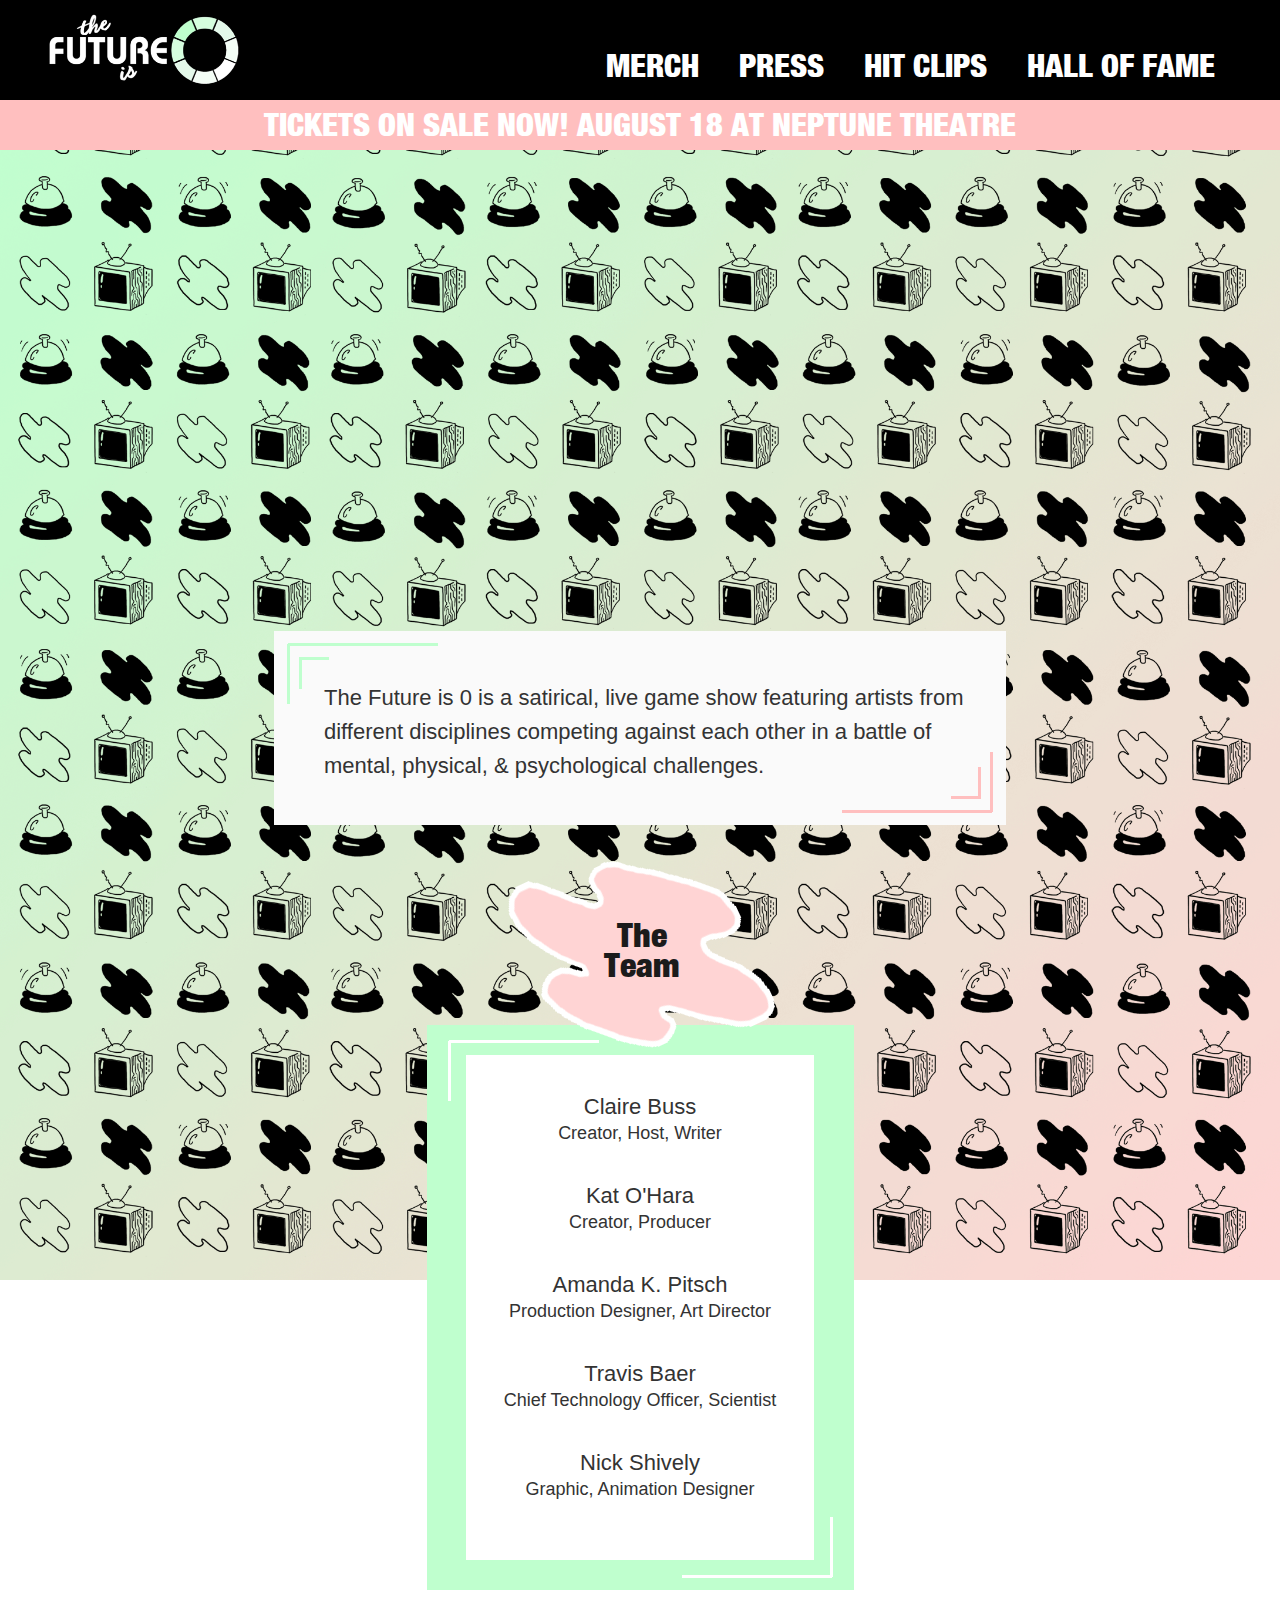
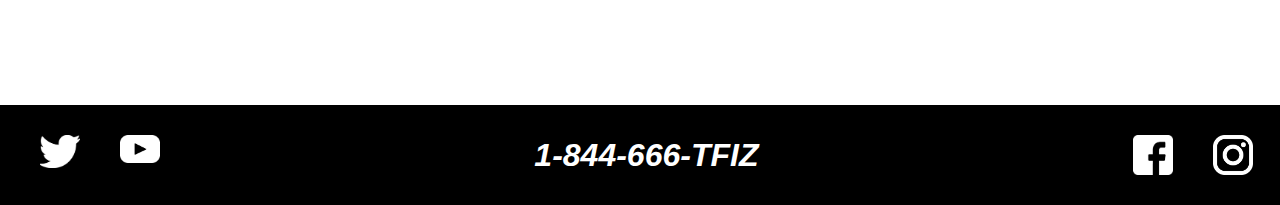
<file: index.html>
<!DOCTYPE html>
<html>
  <meta name="viewport" content="width=device-width, initial-scale=1.0, user-scalable=no, maximum-scale=1, shrink-to-fit=no">
  <head>
    <meta charset="UTF-8">
    <link rel="stylesheet" href="./public/style.css">
    <link rel="stylesheet" href="./public/wave.css">
    <title>The Future Is 0</title>
  </head>
  <body>
    <div class='landing'>
      <section class='desktop'>
        <ul>
          <a href='/index'>
            <li class='header-logo'></li>
          </a>
        </ul>
        <ul class='menu'>
          <li><a href='http://thefutureis0.bigcartel.com/' class='header-merch' target='_blank'>MERCH</a></li>
          <li><a href='/presspage' class='header-press'>PRESS</a></li>
          <li><a href='/vids' class='header-vids'>HIT CLIPS</a></li>
          <li><a href='/halloffame' class='header-past-shows'>HALL OF FAME</a></li>
          <li><a href='https://www.ticketmaster.com/the-future-is-0-seattle-washington-08-18-2018/event/0F0054B0D9917470?CAMEFROM=CFC_STG_WEB_SITE_THEFUTUREISZERO' target='_blank'><div class="wavetext"></div></a></li>
        </ul>
      </section>
      <button type='button' name='button' class='hamburger-button' onclick='openNav()'>&#9776;</button>
        <ul id='menu' class='mobile-menu'>
          <div class='mobile-menu-container'>
            <li><a href='https://www.ticketmaster.com/the-future-is-0-seattle-washington-08-18-2018/event/0F0054B0D9917470?CAMEFROM=CFC_STG_WEB_SITE_THEFUTUREISZERO' class='header-mobile' target='_blank'>TICKETS</a></li>
            <li><a href='http://thefutureis0.bigcartel.com/' class='header-mobile' target='_blank'>MERCH</a></li>
            <li><a href='/presspage' class='header-mobile'>PRESS</a></li>
            <li><a href='/vids' class='header-mobile'>HIT CLIPS</a></li>
            <li><a href='/halloffame' class='header-mobile'>HALL OF FAME</a></li>
            <li><a href='tel:+1-844-666-8349' class='header-mobile'>RING RING</a></li>
          </div>
        </ul>
        <div class='show-strip'><a href='https://www.ticketmaster.com/the-future-is-0-seattle-washington-08-18-2018/event/0F0054B0D9917470?CAMEFROM=CFC_STG_WEB_SITE_THEFUTUREISZERO' target='_blank'><h2 class='show-strip-text'>TICKETS ON SALE NOW! AUGUST 18 AT NEPTUNE THEATRE</h2></a></div>
        <div class='video-player'>
          <iframe src="https://player.vimeo.com/video/191094791" width="640" height="360" frameborder="0" webkitallowfullscreen mozallowfullscreen allowfullscreen></iframe>
        </div>
      <div class='about'>
        <img src='./public/img/greenborders.png' class='top-border'></img>
        <p class='about-text'>The Future is 0 is a satirical, live game show featuring artists from different disciplines competing against each other in a battle of mental, physical, & psychological challenges.</p>
        <img src='./public/img/pinkborders.png' class='lower-border'></img>
      </div>
      <div class='team-logo'>
        <h1 class='team-text'>The <br> Team</h1>
      </div>
      <div class='team'>
        <img src='./public/img/whiteborder.png' class='team-top-border'></img>
        <div class='team-border'>
          <ul>
            <li><h1>Claire Buss</h1></li>
            <li><h2>Creator, Host, Writer</h2></li>
            <li><h1>Kat O&#39;Hara</h1></li>
            <li><h2>Creator, Producer</h2></li>
            <li><h1>Amanda K. Pitsch</h1></li>
            <li><h2>Production Designer, Art Director</h2></li>
            <li><h1>Travis Baer</h1></li>
            <li><h2>Chief Technology Officer, Scientist</h2></li>
            <li><h1>Nick Shively</h1></li>
            <li><h2>Graphic, Animation Designer</h2></li>
          </ul>
        </div>
        <img src='./public/img/whiteborder.png' class='team-bottom-border'></img>
      </div>
      <footer>
        <ul class='footer-menu'>
          <li>
            <a href='https://twitter.com/TheFutureis0' target='_blank'>
              <div class='footer-social-twit'></div>
            </a>
          </li>
          <li>
            <a href='https://www.youtube.com/channel/UC04a5WxS0yDRuAcqpig3nvQ' target='_blank'>
              <div class='footer-social-yt'></div>
            </a>
          </li>
        </ul>
        <h1 class='phone-number'>
          1-844-666-TFIZ
        </h1>
        <ul class='footer-menu'>
          <li>
            <a href='https://www.facebook.com/thefutureis0/' target='_blank'>
              <div class='footer-social-fb'></div>
            </a>
          </li>
          <li>
            <a href='https://www.instagram.com/thefutureis0/' target='_blank'>
              <div class='footer-social-ig'></div>
            </a>
          </li>
        </ul>
      </footer>
    </div>
    <script
      src="https://code.jquery.com/jquery-3.2.1.min.js"
      integrity="sha256-hwg4gsxgFZhOsEEamdOYGBf13FyQuiTwlAQgxVSNgt4="
      crossorigin="anonymous"></script>
    <script type="text/javascript" src="my.js"></script>
  </body>
</html>
</file>
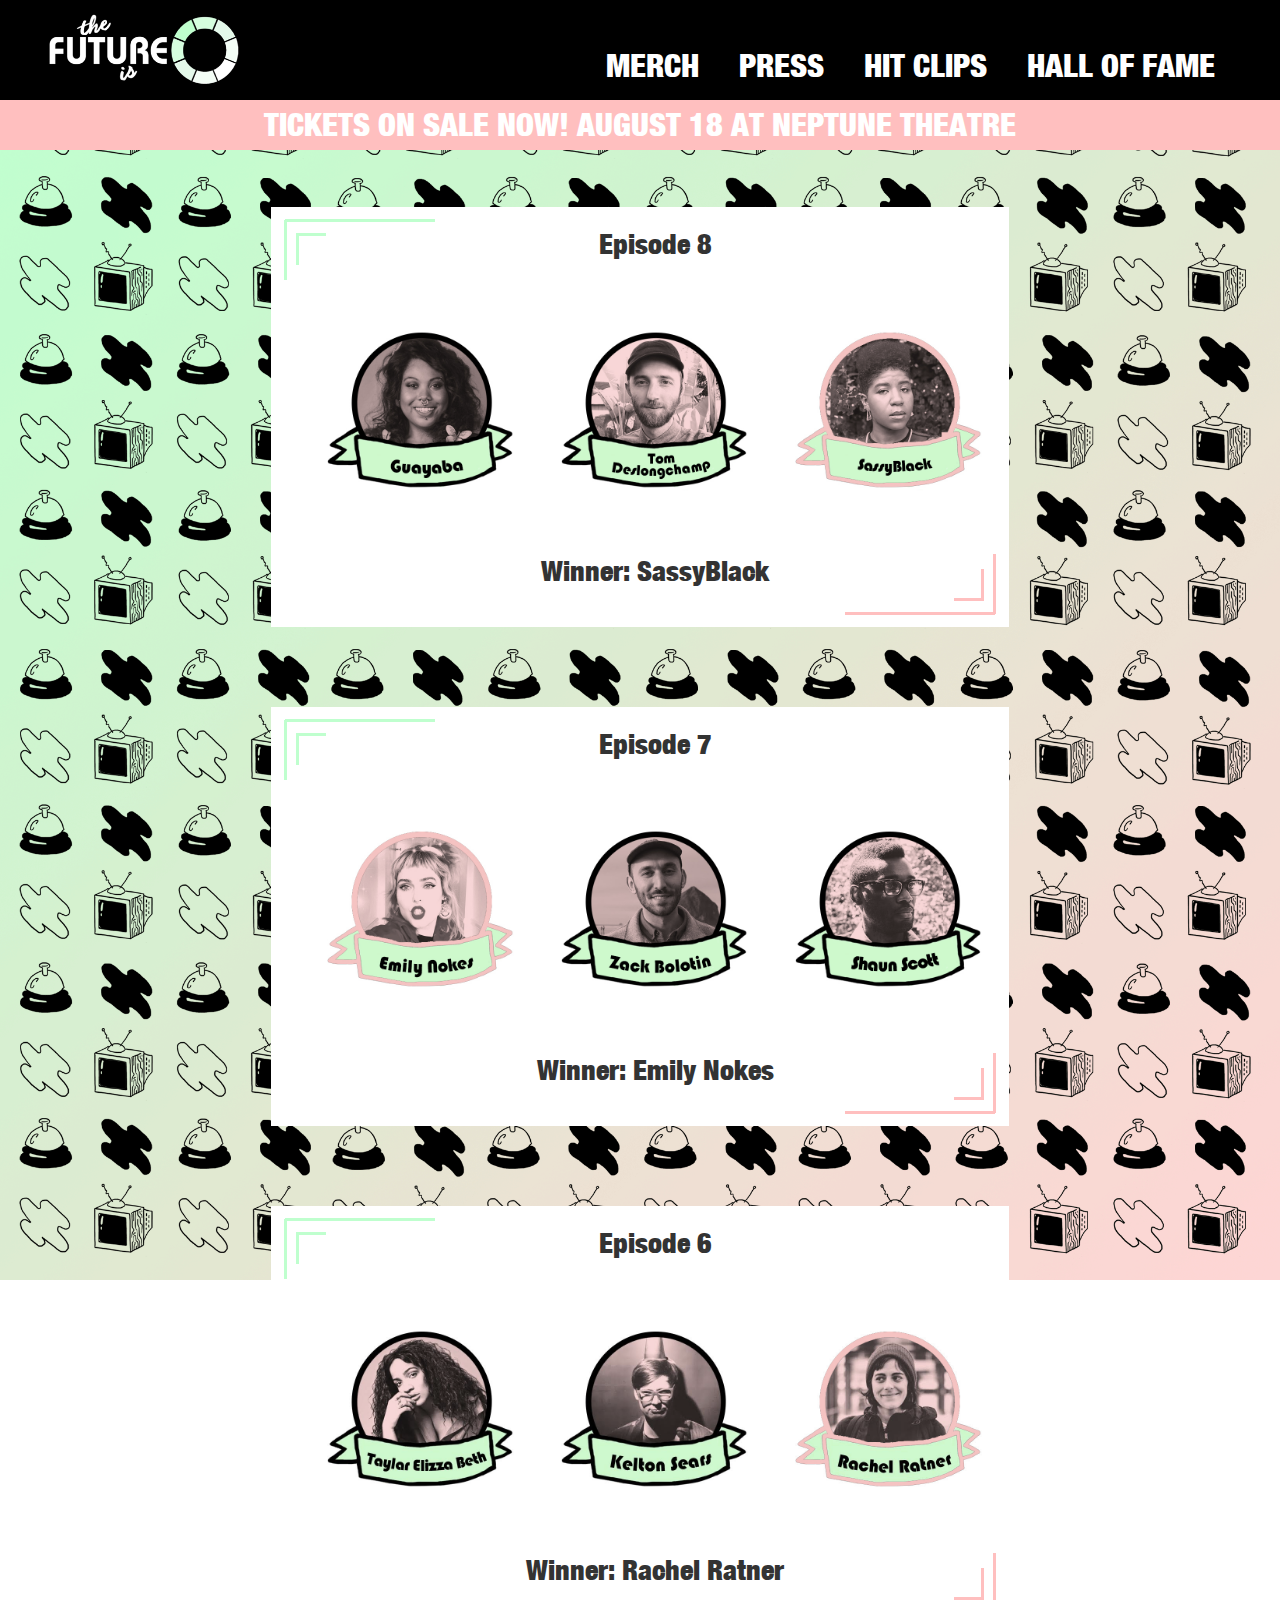
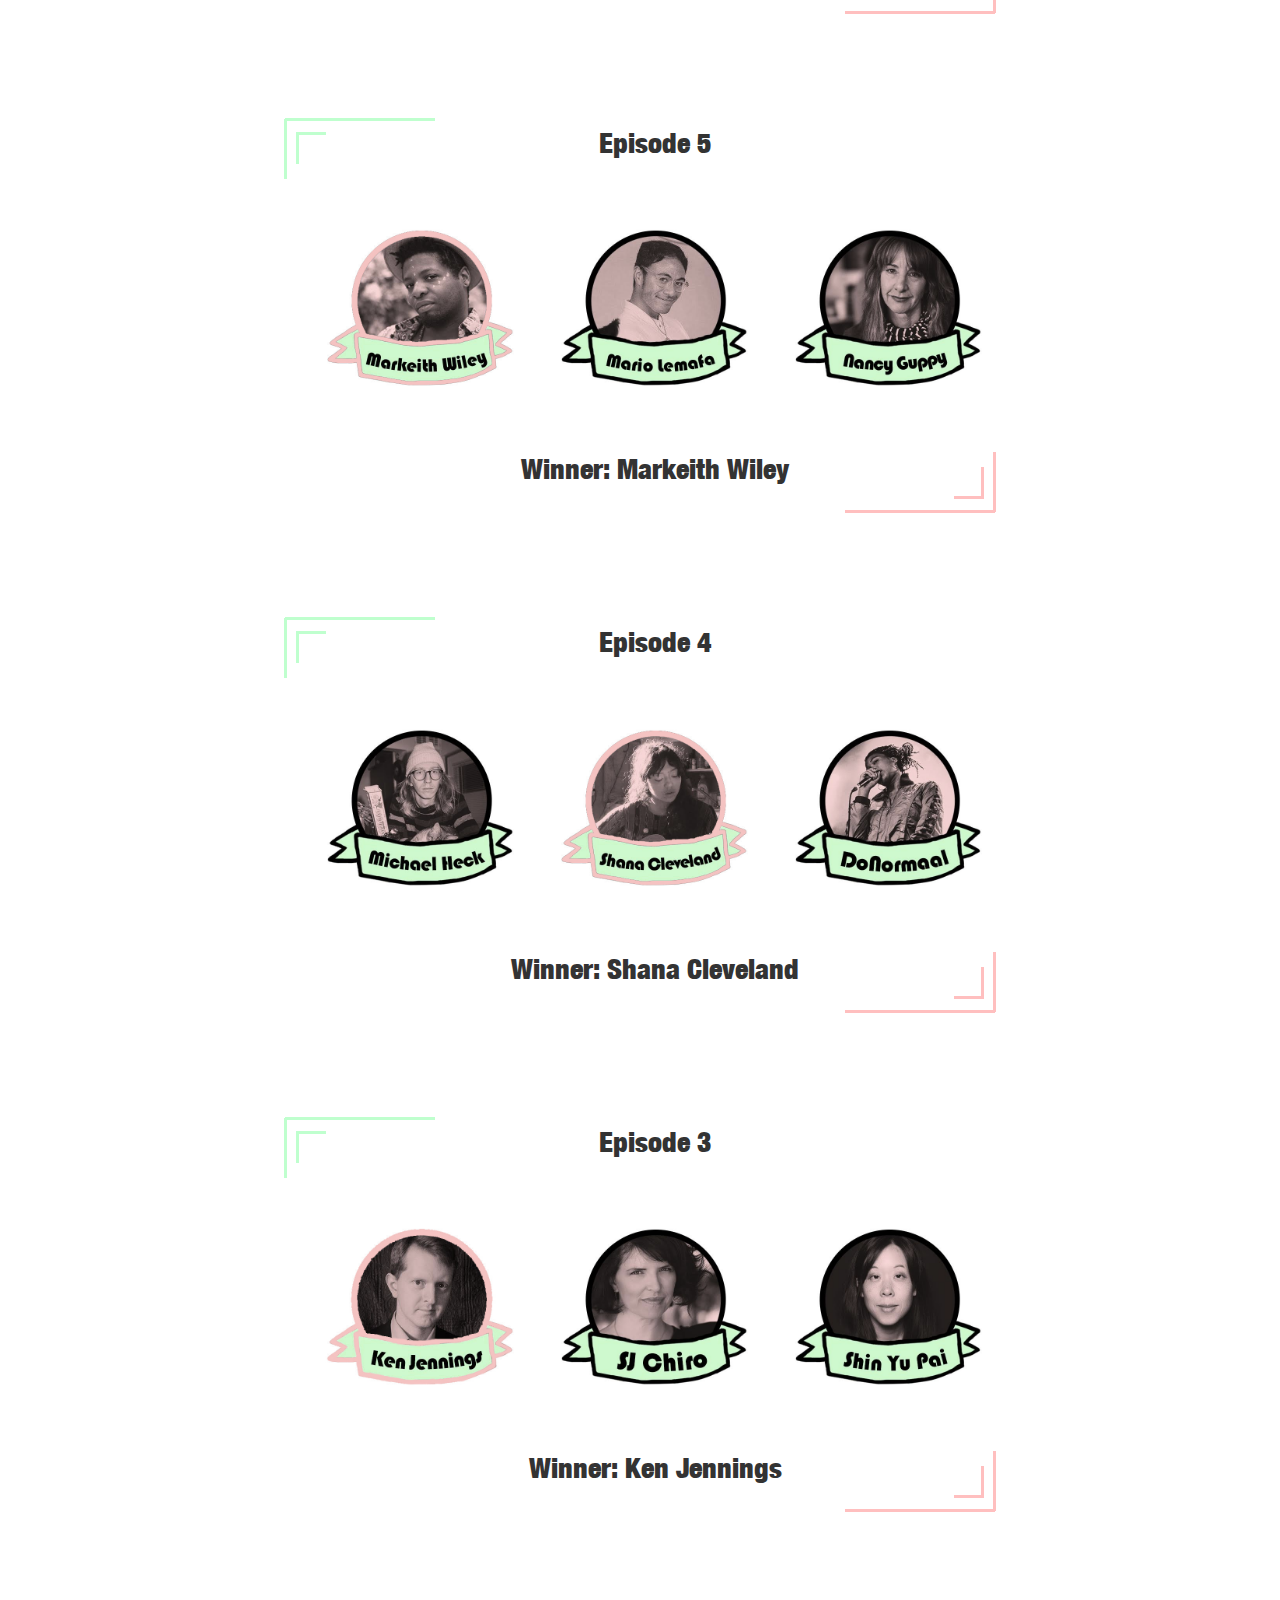
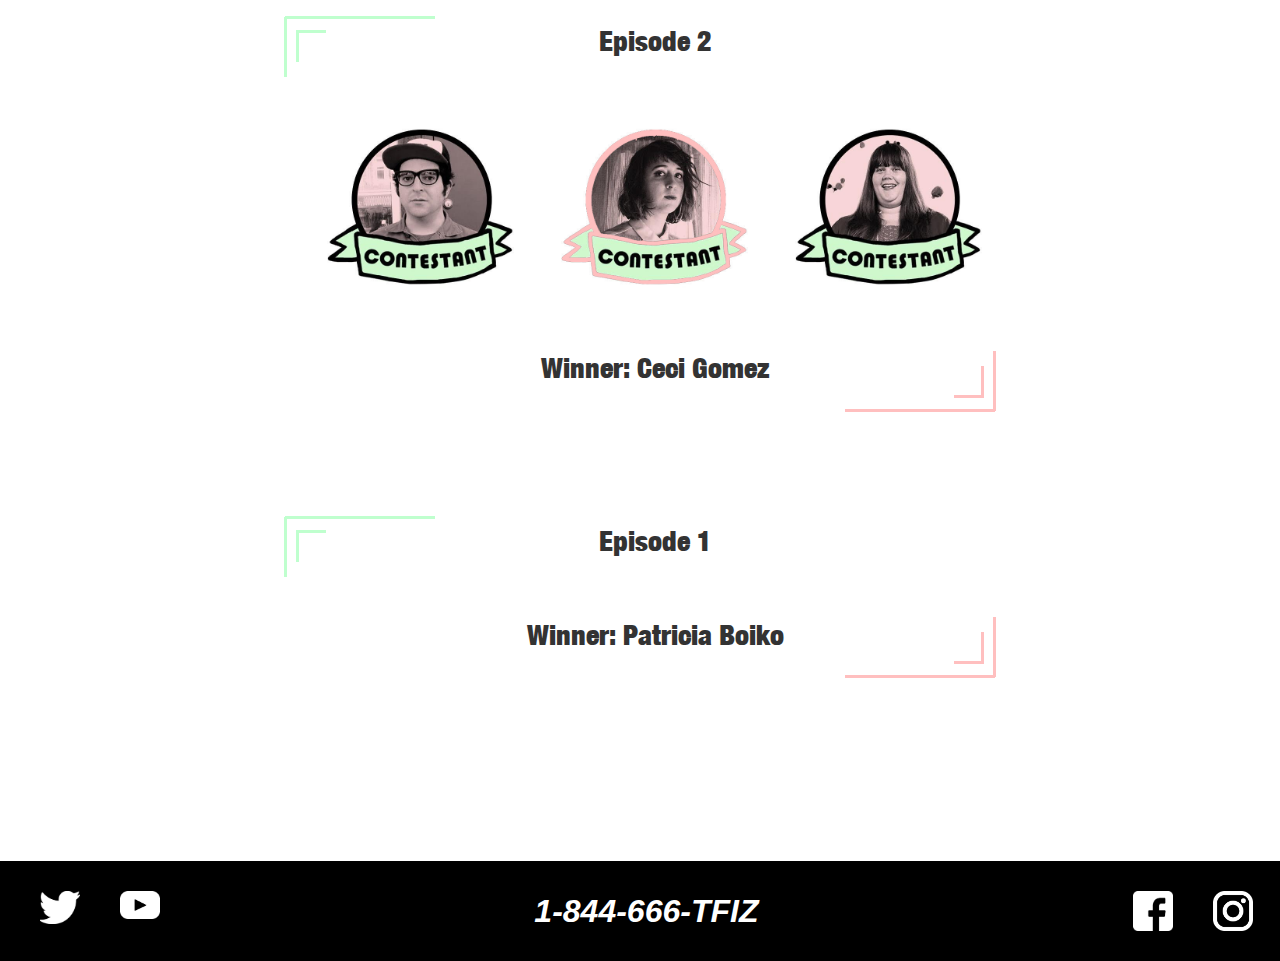
<file: halloffame.html>
<!DOCTYPE html>
<html>
  <meta name="viewport" content="width=device-width, initial-scale=1.0, user-scalable=no, maximum-scale=1, shrink-to-fit=no">
  <head>
    <meta charset="UTF-8">
    <link rel="stylesheet" href="./public/style.css">
    <link rel="stylesheet" href="./public/wave.css">
    <title>The Future Is 0</title>
  </head>
  <body>
    <div class='landing'>
      <section class='desktop'>
        <ul>
          <a href='/index'>
            <li class='header-logo'></li>
          </a>
        </ul>
        <ul class='menu'>
          <li><a href='http://thefutureis0.bigcartel.com/' class='header-merch' target='_blank'>MERCH</a></li>
          <li><a href='/presspage' class='header-press'>PRESS</a></li>
          <li><a href='/vids' class='header-vids'>HIT CLIPS</a></li>
          <li><a href='/halloffame' class='header-past-shows'>HALL OF FAME</a></li>
          <li><a href='https://www.ticketmaster.com/the-future-is-0-seattle-washington-08-18-2018/event/0F0054B0D9917470?CAMEFROM=CFC_STG_WEB_SITE_THEFUTUREISZERO' target='_blank'><div class="wavetext"></div></a></li>
        </ul>
      </section>
      <button type='button' name='button' class='hamburger-button' onclick='openNav()'>&#9776;</button>
        <ul id='menu' class='mobile-menu'>
          <div class='mobile-menu-container'>
            <li><a href='https://www.ticketmaster.com/the-future-is-0-seattle-washington-08-18-2018/event/0F0054B0D9917470?CAMEFROM=CFC_STG_WEB_SITE_THEFUTUREISZERO' class='header-mobile' target='_blank'>TICKETS</a></li>
            <li><a href='http://thefutureis0.bigcartel.com/' class='header-mobile' target='_blank'>MERCH</a></li>
            <li><a href='/presspage' class='header-mobile'>PRESS</a></li>
            <li><a href='/vids' class='header-mobile'>HIT CLIPS</a></li>
            <li><a href='/halloffame' class='header-mobile'>HALL OF FAME</a></li>
            <li><a href='tel:+1-844-666-8349' class='header-mobile'>RING RING</a></li>
          </div>
        </ul>
        <div class='show-strip'><a href='https://www.ticketmaster.com/the-future-is-0-seattle-washington-08-18-2018/event/0F0054B0D9917470?CAMEFROM=CFC_STG_WEB_SITE_THEFUTUREISZERO' target='_blank'><h2 class='show-strip-text'>TICKETS ON SALE NOW! AUGUST 18 AT NEPTUNE THEATRE</h2></a></div>
        <div class='press-one hof-div'>
          <h1 class='hof'>Episode 8</h1>
          <img src='./public/img/greenborders.png' class='press-top-border'></img>
          <img src='./public/img/contestants/Guayaba.jpg' class='hof-photo' ></img>
          <img src='./public/img/contestants/Tom.jpg' class='hof-photo' ></img>
          <img src='./public/img/contestants/SassyBlack.jpg' class='hof-photo' ></img>
          <h1 class='hof'>Winner: SassyBlack</h1>
          <img src='./public/img/pinkborders.png' class='press-lower-border' ></img>
        </div>
        <div class='press-two hof-div'>
          <h1 class='hof'>Episode 7</h1>
          <img src='./public/img/greenborders.png' class='press-top-border'></img>
          <img src='./public/img/contestants/emilyNokes.jpg' class='hof-photo' ></img>
          <img src='./public/img/contestants/Zack.jpg' class='hof-photo' ></img>
          <img src='./public/img/contestants/Shaun.jpg' class='hof-photo' ></img>
          <h1 class='hof'>Winner: Emily Nokes</h1>
          <img src='./public/img/pinkborders.png' class='press-lower-border' ></img>
        </div>
      <div class='press-two hof-div'>
        <h1 class='hof'>Episode 6</h1>
        <img src='./public/img/greenborders.png' class='press-top-border'></img>
        <img src='./public/img/contestants/taylar.jpg' class='hof-photo' ></img>
        <img src='./public/img/contestants/kelton.jpg' class='hof-photo' ></img>
        <img src='./public/img/contestants/rachel.jpg' class='hof-photo' ></img>
        <h1 class='hof'>Winner: Rachel Ratner</h1>
        <img src='./public/img/pinkborders.png' class='press-lower-border' ></img>
      </div>
      <div class='press-two hof-div'>
        <h1 class='hof'>Episode 5</h1>
        <img src='./public/img/greenborders.png' class='press-top-border' ></img>
        <img src='./public/img/contestants/markeith.jpg' class='hof-photo' ></img>
        <img src='./public/img/contestants/mario.jpg' class='hof-photo' ></img>
        <img src='./public/img/contestants/guppie.jpg' class='hof-photo' ></img>
        <h1 class='hof'>Winner: Markeith Wiley</h1>
        <img src='./public/img/pinkborders.png' class='press-lower-border' ></img>
      </div>
      <div class='press-three hof-div'>
        <h1 class='hof'>Episode 4</h1>
        <img src='./public/img/greenborders.png' class='press-top-border' ></img>
        <img src='./public/img/contestants/michael.jpg' class='hof-photo' ></img>
        <img src='./public/img/contestants/shana.jpg' class='hof-photo' ></img>
        <img src='./public/img/contestants/donormaal.jpg' class='hof-photo' ></img>
        <h1 class='hof'>Winner: Shana Cleveland</h1>
        <img src='./public/img/pinkborders.png' class='press-lower-border' ></img>
      </div>
      <div class='press-four hof-div'>
        <h1 class='hof'>Episode 3</h1>
        <img src='./public/img/greenborders.png' class='press-top-border' ></img>
        <img src='./public/img/contestants/ken.jpg' class='hof-photo' ></img>
        <img src='./public/img/contestants/sj.jpg' class='hof-photo' ></img>
        <img src='./public/img/contestants/shinyu.jpg' class='hof-photo' ></img>
        <h1 class='hof'>Winner: Ken Jennings</h1>
        <img src='./public/img/pinkborders.png' class='press-lower-border' ></img>
      </div>
      <div class='press-five hof-div'>
        <h1 class='hof'>Episode 2</h1>
        <img src='./public/img/greenborders.png' class='press-top-border' ></img>
        <img src='./public/img/contestants/derek.jpg' class='hof-photo' ></img>
        <img src='./public/img/contestants/ceci.jpg' class='hof-photo' ></img>
        <img src='./public/img/contestants/amber.jpg' class='hof-photo' ></img>
        <h1 class='hof'>Winner: Ceci Gomez</h1>
        <img src='./public/img/pinkborders.png' class='press-lower-border' ></img>
      </div>
      <div class='press-six hof-div'>
        <h1 class='hof'>Episode 1</h1>
        <img src='./public/img/greenborders.png' class='press-top-border' ></img>
        <h1 class='hof six-winner'>Winner: Patricia Boiko</h1>
        <img src='./public/img/pinkborders.png' class='press-lower-border' ></img>
      </div>
      <footer>
        <ul class='footer-menu'>
          <li>
            <a href='https://twitter.com/TheFutureis0' target='_blank'>
              <div class='footer-social-twit'></div>
            </a>
          </li>
          <li>
            <a href='https://www.youtube.com/channel/UC04a5WxS0yDRuAcqpig3nvQ' target='_blank'>
              <div class='footer-social-yt'></div>
            </a>
          </li>
        </ul>
        <h1 class='phone-number'>
          1-844-666-TFIZ
        </h1>
        <ul class='footer-menu'>
          <li>
            <a href='https://www.facebook.com/thefutureis0/' target='_blank'>
              <div class='footer-social-fb'></div>
            </a>
          </li>
          <li>
            <a href='https://www.instagram.com/thefutureis0/' target='_blank'>
              <div class='footer-social-ig'></div>
            </a>
          </li>
        </ul>
      </footer>
    </div>
    <script
      src="https://code.jquery.com/jquery-3.2.1.min.js"
      integrity="sha256-hwg4gsxgFZhOsEEamdOYGBf13FyQuiTwlAQgxVSNgt4="
      crossorigin="anonymous"></script>
    <script type="text/javascript" src="my.js"></script>
  </body>
</html>
</file>
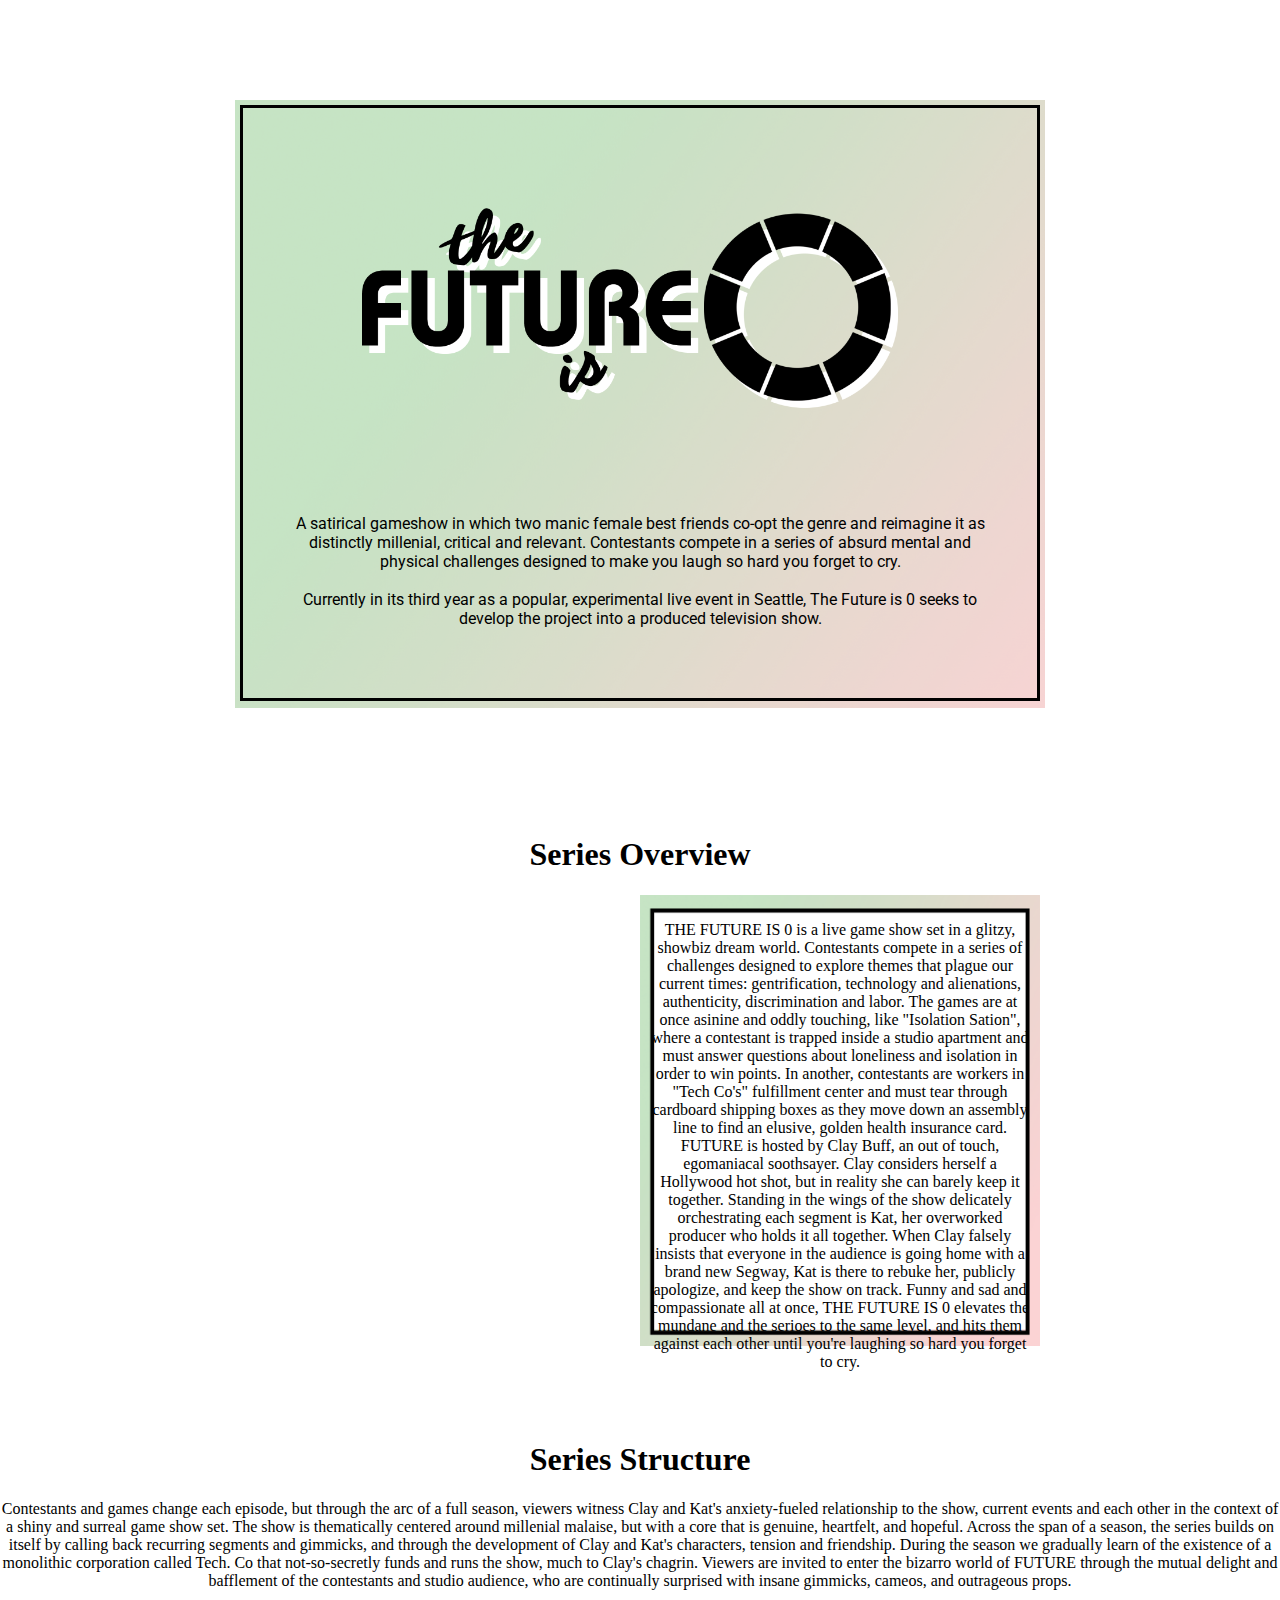
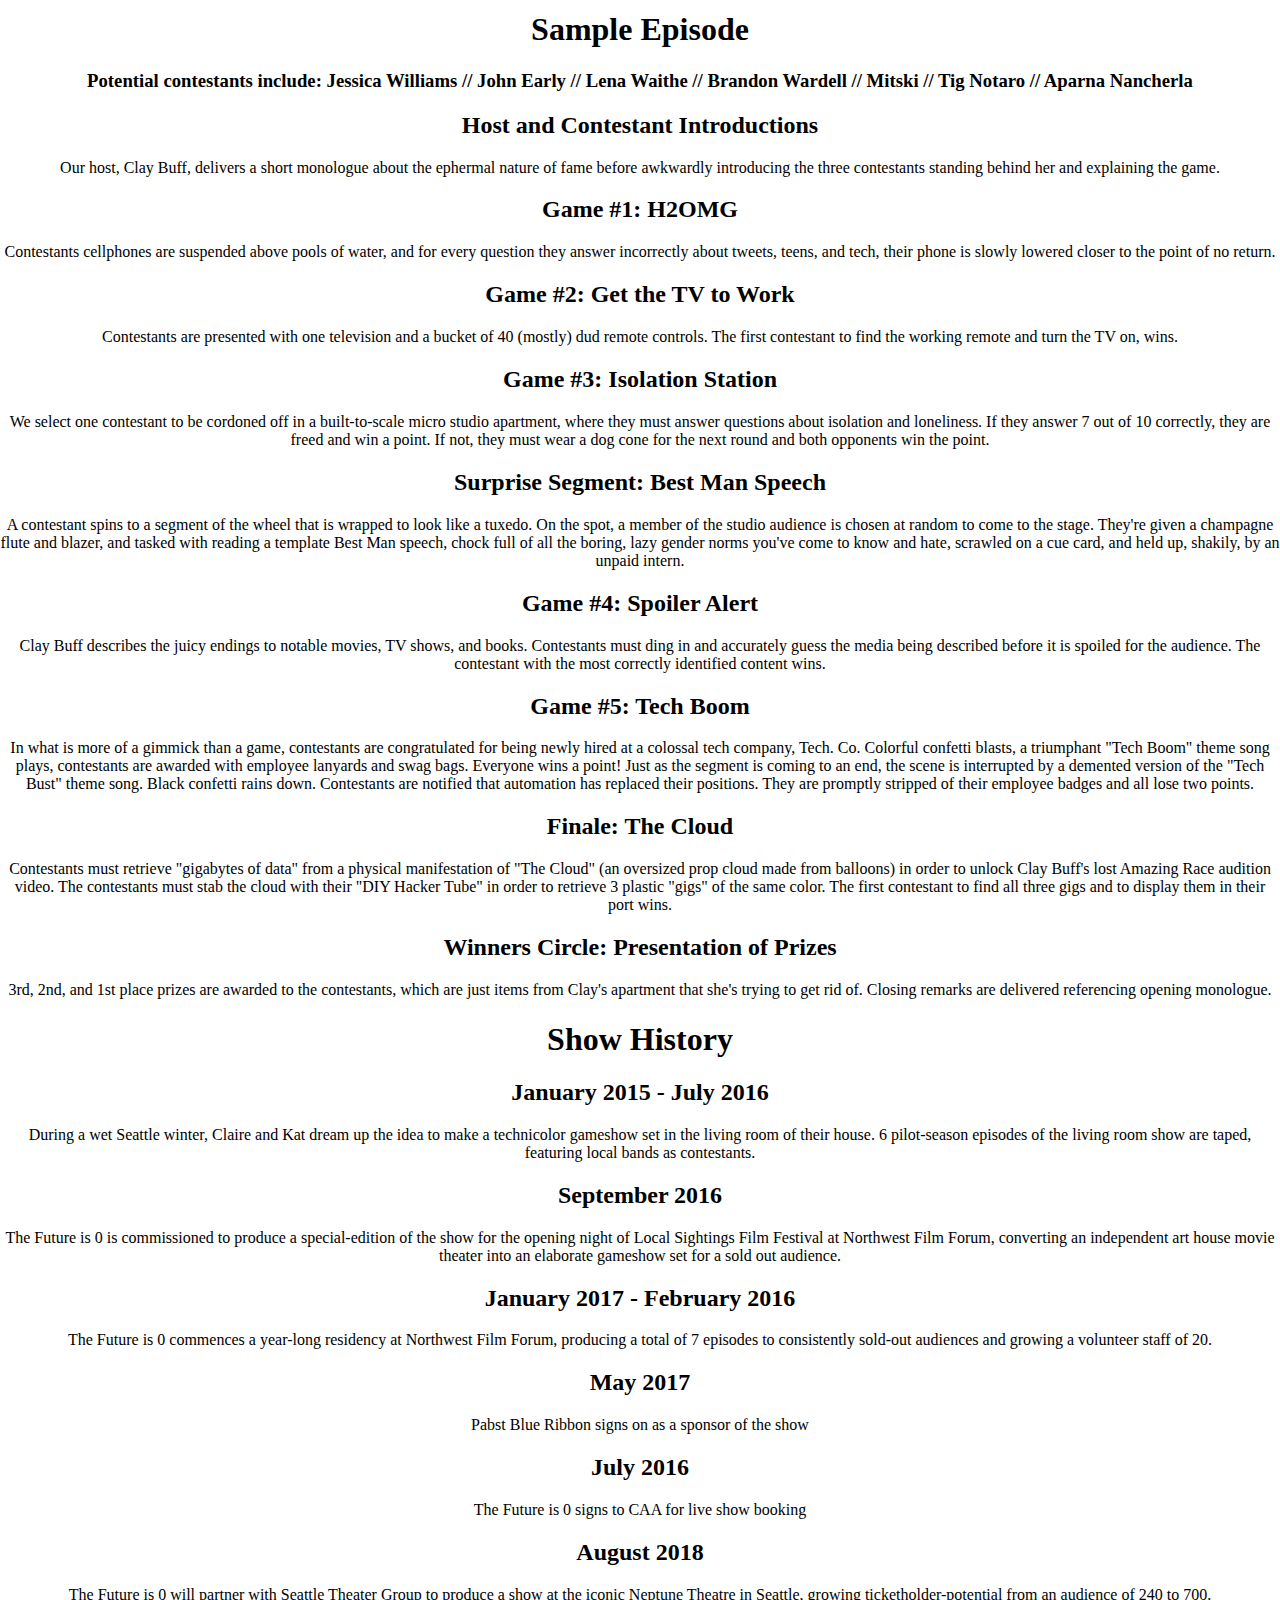
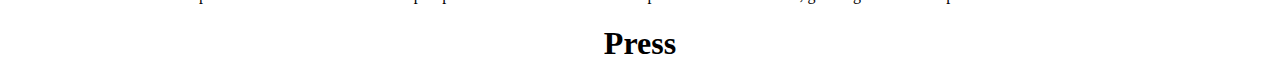
<file: pitchdeck.html>
<!DOCTYPE html>
<html>
  <meta name="viewport" content="width=device-width, initial-scale=1.0, user-scalable=no, maximum-scale=1, shrink-to-fit=no">
  <head>
    <meta charset="UTF-8">
    <link href="https://fonts.googleapis.com/css?family=Roboto:300" rel="stylesheet">
    <link rel="stylesheet" href="./public/pitch.css">
    <title>The Future Is 0</title>
  </head>
  <body>
      <div class='pitch-one'>
        <div class='landing-one'>
          <div class='landing-logo'>
          </div>
          <div class='landing-text'>
            <p>
            A satirical gameshow in which two manic female best friends co-opt
            the genre and reimagine it as distinctly millenial, critical and relevant.
            Contestants compete in a series of absurd mental and
            physical challenges designed to make you laugh so hard
            you forget to cry.
            <br>
            <br>
            Currently in its third year as a popular, experimental live event in Seattle,
            The Future is 0 seeks to develop the project into a produced television show.
          </p>
          </div>
        </div>
      </div>
      <div class='pitch-two'>
        <h1 class='landing-two-header'>
          Series Overview
        </h1>
        <div class='landing-two-top-pic'>
        </div>
        <div class='landing-two-bottom-pic'>
        </div>
        <div class='landing-two'>
          <div class='landing-two-text'>
            <p>
            THE FUTURE IS 0 is a live game show set in a glitzy, showbiz
            dream world. Contestants compete in a series of challenges designed to
            explore themes that plague our current times: gentrification, technology and alienations,
            authenticity, discrimination and labor.

            The games are at once asinine and oddly touching, like "Isolation Sation", where
            a contestant is trapped inside a studio apartment and must answer questions about loneliness and isolation in order
            to win points. In another, contestants are workers in "Tech Co's" fulfillment center and must tear through
            cardboard shipping boxes as they move down an assembly line to find an elusive, golden health insurance card.

            FUTURE is hosted by Clay Buff, an out of touch, egomaniacal soothsayer. Clay considers herself a Hollywood hot shot,
            but in reality she can barely keep it together. Standing in the wings of the show delicately orchestrating each segment
            is Kat, her overworked producer who holds it all together. When Clay falsely insists that everyone in the audience is going home
            with a brand new Segway, Kat is there to rebuke her, publicly apologize, and keep the show on track.

            Funny and sad and compassionate all at once, THE FUTURE IS 0 elevates the mundane and the serioes
            to the same level, and hits them against each other until you're laughing so hard you forget to cry.
            </p>
          </div>
        </div>
      </div>
      <div class='pitch-three'>
        <h1 class='landing-three-header'>
          Series Structure
        </h1>
        <div class='landing-three-top-pic'>
        </div>
        <div class='landing-three-bottom-pic'>
        </div>
        <div class='landing-three'>
          <div class='landing-three-text'>
            Contestants and games change each episode, but through the arc of a full season, viewers
            witness Clay and Kat's anxiety-fueled relationship to the show, current events and each other in
            the context of a shiny and surreal game show set. The show is thematically centered around millenial
            malaise, but with a core that is genuine, heartfelt, and hopeful.

            Across the span of a season, the series builds on itself by calling back recurring segments and gimmicks,
            and through the development of Clay and Kat's characters, tension and friendship. During the season we gradually
            learn of the existence of a monolithic corporation called Tech. Co that not-so-secretly funds and runs the show,
            much to Clay's chagrin. Viewers are invited to enter the bizarro world of FUTURE through the mutual delight and
            bafflement of the contestants and studio audience, who are continually surprised with insane gimmicks, cameos, and
            outrageous props.
          </div>
        </div>
      </div>
      <div class='pitch-four'>
        <h1 class='landing-four-header'>
          Sample Episode
        </h1>
        <h3 class='landing-four-tag'>
          Potential contestants include: Jessica Williams // John Early // Lena Waithe // Brandon Wardell // Mitski // Tig Notaro // Aparna Nancherla
        </h3>
        <div class='landing-four'>
          <div class='landing-four-text'>
            <div class='landing-four-col-1'>
              <h2 class='landing-four-text-headers'>
                Host and Contestant Introductions
              </h2>
              <p class='para-text'>
                Our host, Clay Buff, delivers a short monologue about the ephermal nature of fame before awkwardly
                introducing the three contestants standing behind her and explaining the game.
              </p>
              <h2 class='landing-four-text-headers'>
                Game #1: H2OMG
              </h2>
              <p class='para-text'>
                Contestants cellphones are suspended above pools of water, and for every question they answer incorrectly about tweets, teens, and tech,
                their phone is slowly lowered closer to the point of no return.
              </p>
              <h2 class='landing-four-text-headers'>
                Game #2: Get the TV to Work
              </h2>
              <p class='para-text'>
                Contestants are presented with one television and a bucket of 40 (mostly) dud remote controls. The first contestant to find the working remote and turn
                the TV on, wins.
              </p>
              <h2 class='landing-four-text-headers'>
                Game #3: Isolation Station
              </h2>
              <p class='para-text'>
                We select one contestant to be cordoned off in a built-to-scale micro studio apartment, where they must answer questions about isolation and loneliness. If they
                answer 7 out of 10 correctly, they are freed and win a point. If not, they must wear a dog cone for the next round and both opponents win the point.
              </p>
            </div>
            <div class='landing-four-col-2'>
              <h2 class='landing-four-text-headers'>
                Surprise Segment: Best Man Speech
              </h2>
              <p class='para-text'>
                A contestant spins to a segment of the wheel that is wrapped to look like a tuxedo. On the spot, a member of the studio audience is chosen at random to come to the stage.
                They're given a champagne flute and blazer, and tasked with reading a template Best Man speech, chock full of all the boring, lazy gender norms you've come to know and hate,
                scrawled on a cue card, and held up, shakily, by an unpaid intern.
              </p>
              <h2 class='landing-four-text-headers'>
                Game #4: Spoiler Alert
              </h2>
              <p class='para-text'>
                Clay Buff describes the juicy endings to notable movies, TV shows, and books. Contestants must ding in and accurately guess the media being described before it is spoiled
                for the audience. The contestant with the most correctly identified content wins.
              </p>
            </div>
            <div class='landing-four-col-3'>
              <h2 class='landing-four-text-headers'>
                Game #5: Tech Boom
              </h2>
              <p class='para-text'>
                In what is more of a gimmick than a game, contestants are congratulated for being newly hired at a colossal tech company, Tech. Co.
                Colorful confetti blasts, a triumphant "Tech Boom" theme song plays, contestants are awarded with employee lanyards and swag bags. Everyone wins a point! Just as the
                segment is coming to an end, the scene is interrupted by a demented version of the "Tech Bust" theme song. Black confetti rains down. Contestants are notified that
                automation has replaced their positions. They are promptly stripped of their employee badges and all lose two points.
              </p>
              <h2 class='landing-four-text-headers'>
                Finale: The Cloud
              </h2>
              <p class='para-text'>
                Contestants must retrieve "gigabytes of data" from a physical manifestation of "The Cloud" (an oversized prop cloud made from balloons) in order to unlock Clay Buff's lost
                Amazing Race audition video. The contestants must stab the cloud with their "DIY Hacker Tube" in order to retrieve 3 plastic "gigs" of the same color.
                The first contestant to find all three gigs and to display them in their port wins.
              </p>
              <h2 class='landing-four-text-headers'>
                Winners Circle: Presentation of Prizes
              </h2>
              <p class='para-text'>
                3rd, 2nd, and 1st place prizes are awarded to the contestants, which are just items from Clay's apartment that she's trying to get rid of. Closing remarks
                are delivered referencing opening monologue.
              </p>
            </div>
          </div>
        </div>
      </div>
      <div class='pitch-five'>
        <h1 class='landing-five-header'>
          Show History
        </h1>
        <div class='landing-five-top-pic'>
        </div>
        <div class='landing-five-bottom-pic'>
        </div>
        <div class='landing-five-text'>
          <h2 class='landing-five-text-subheader'>
            January 2015 - July 2016
          </h2>
          <p class='landing-five-para'>
            During a wet Seattle winter, Claire and Kat dream up the idea to make a technicolor gameshow set
            in the living room of their house. 6 pilot-season episodes of the living room show are taped, featuring local bands as contestants.
          </p>
          <h2 class='landing-five-text-subheader'>
            September 2016
          </h2>
          <p class='landing-five-para'>
            The Future is 0 is commissioned to produce a special-edition of the show for the opening night of Local Sightings Film Festival at
            Northwest Film Forum, converting an independent art house movie theater into an elaborate gameshow set for a sold out audience.
          </p>
          <h2 class='landing-five-subheader-1'>
            January 2017 - February 2016
          </h2>
          <p class='landing-five-para'>
            The Future is 0 commences a year-long residency at Northwest Film Forum, producing a total of 7 episodes to consistently sold-out
            audiences and growing a volunteer staff of 20.
          </p>
          <h2 class='landing-five-subheader-1'>
            May 2017
          </h2>
          <p class='landing-five-para'>
            Pabst Blue Ribbon signs on as a sponsor of the show
          </p>
          <h2 class='landing-five-subheader-1'>
            July 2016
          </h2>
          <p class='landing-five-para'>
            The Future is 0 signs to CAA for live show booking
          </p>
          <h2 class='landing-five-subheader-1'>
            August 2018
          </h2>
          <p class='landing-five-para'>
            The Future is 0 will partner with Seattle Theater Group to produce a show at the iconic Neptune Theatre in Seattle,
            growing ticketholder-potential from an audience of 240 to 700.
          </p>
        </div>
      </div>
      <div class='pitch-six'>
        <h1 class='landing-six-header'>
          Press
        </h1>
        <div class='landing-six'>
          <div class='landing-six-text'>
            <div class='landing-six-top-pic'>
            </div>
            <div class='landing-six-bottom-pic'>
            </div>
            <p class='landing-six-para'>
            </p>
          </div>
        </div>
      </div>
    <script
      src="https://code.jquery.com/jquery-3.2.1.min.js"
      integrity="sha256-hwg4gsxgFZhOsEEamdOYGBf13FyQuiTwlAQgxVSNgt4="
      crossorigin="anonymous"></script>
    <script type="text/javascript" src="my.js"></script>
  </body>
</html>
</file>
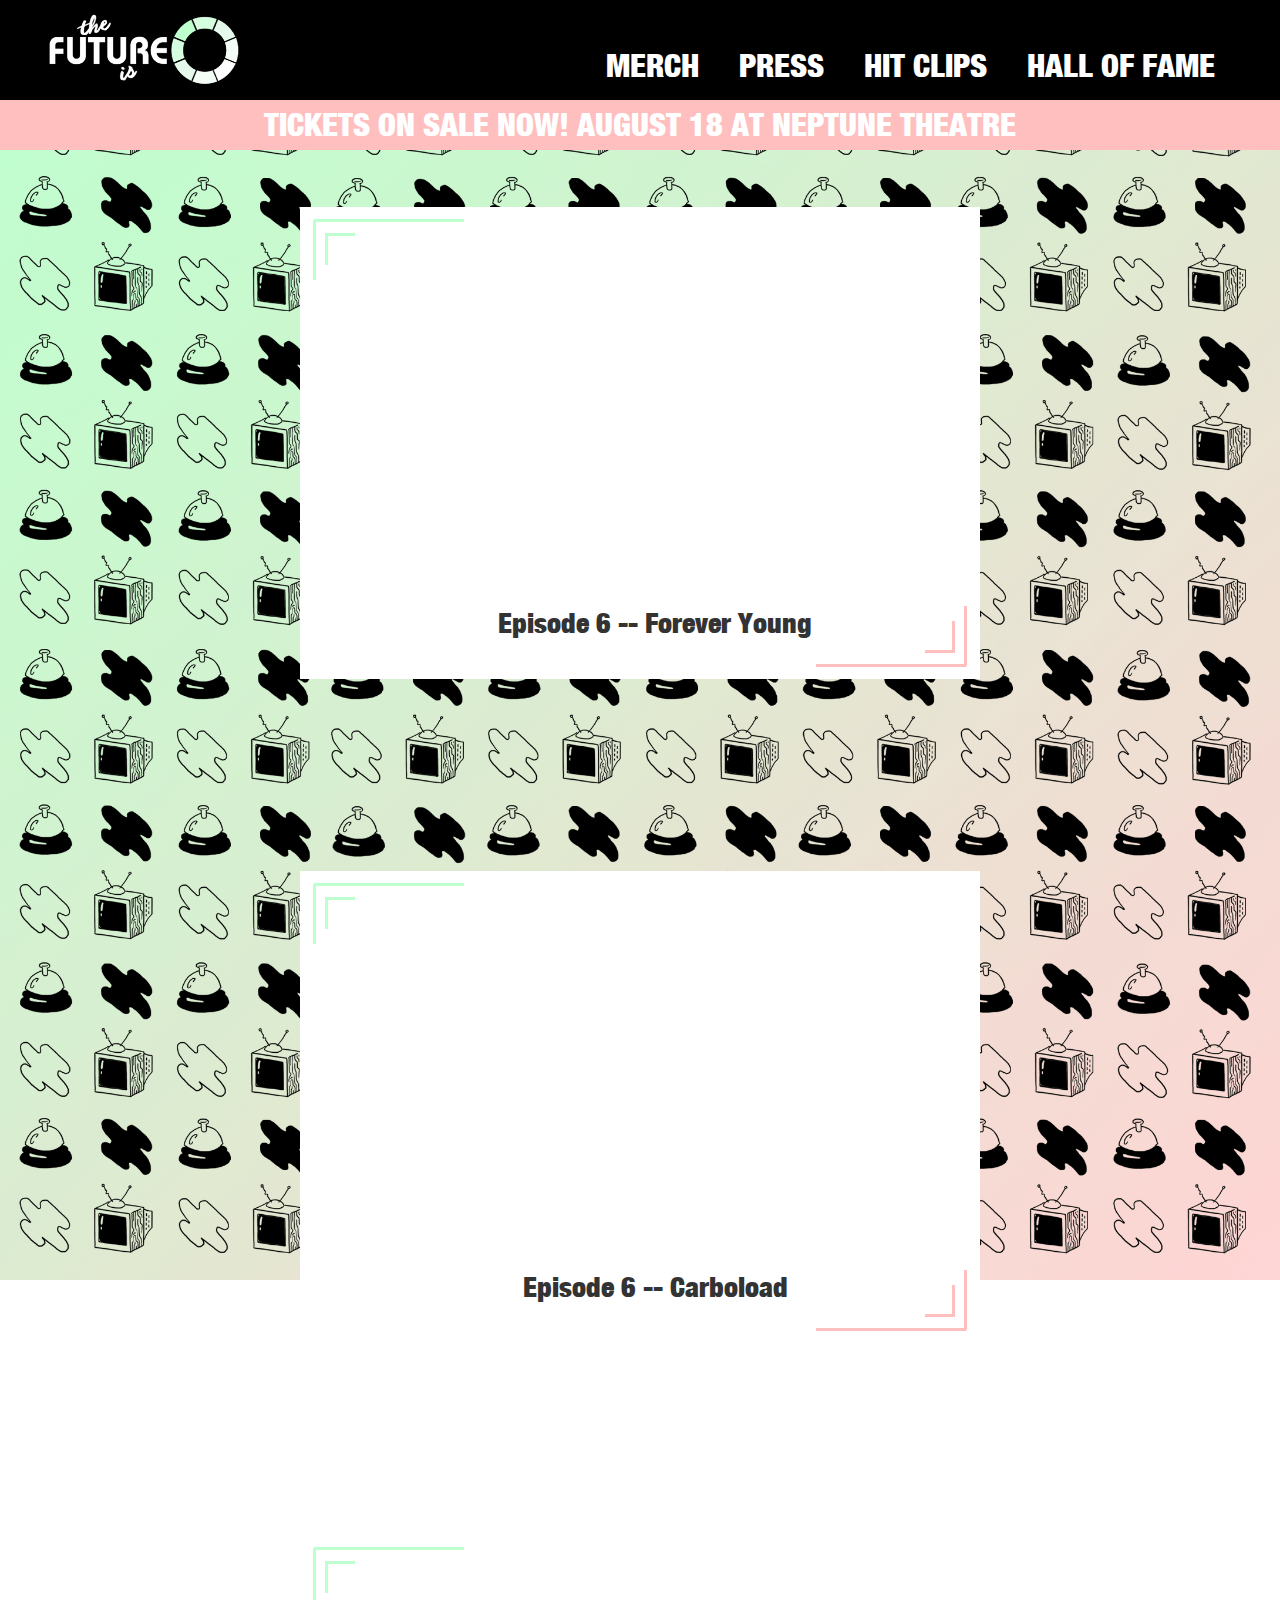
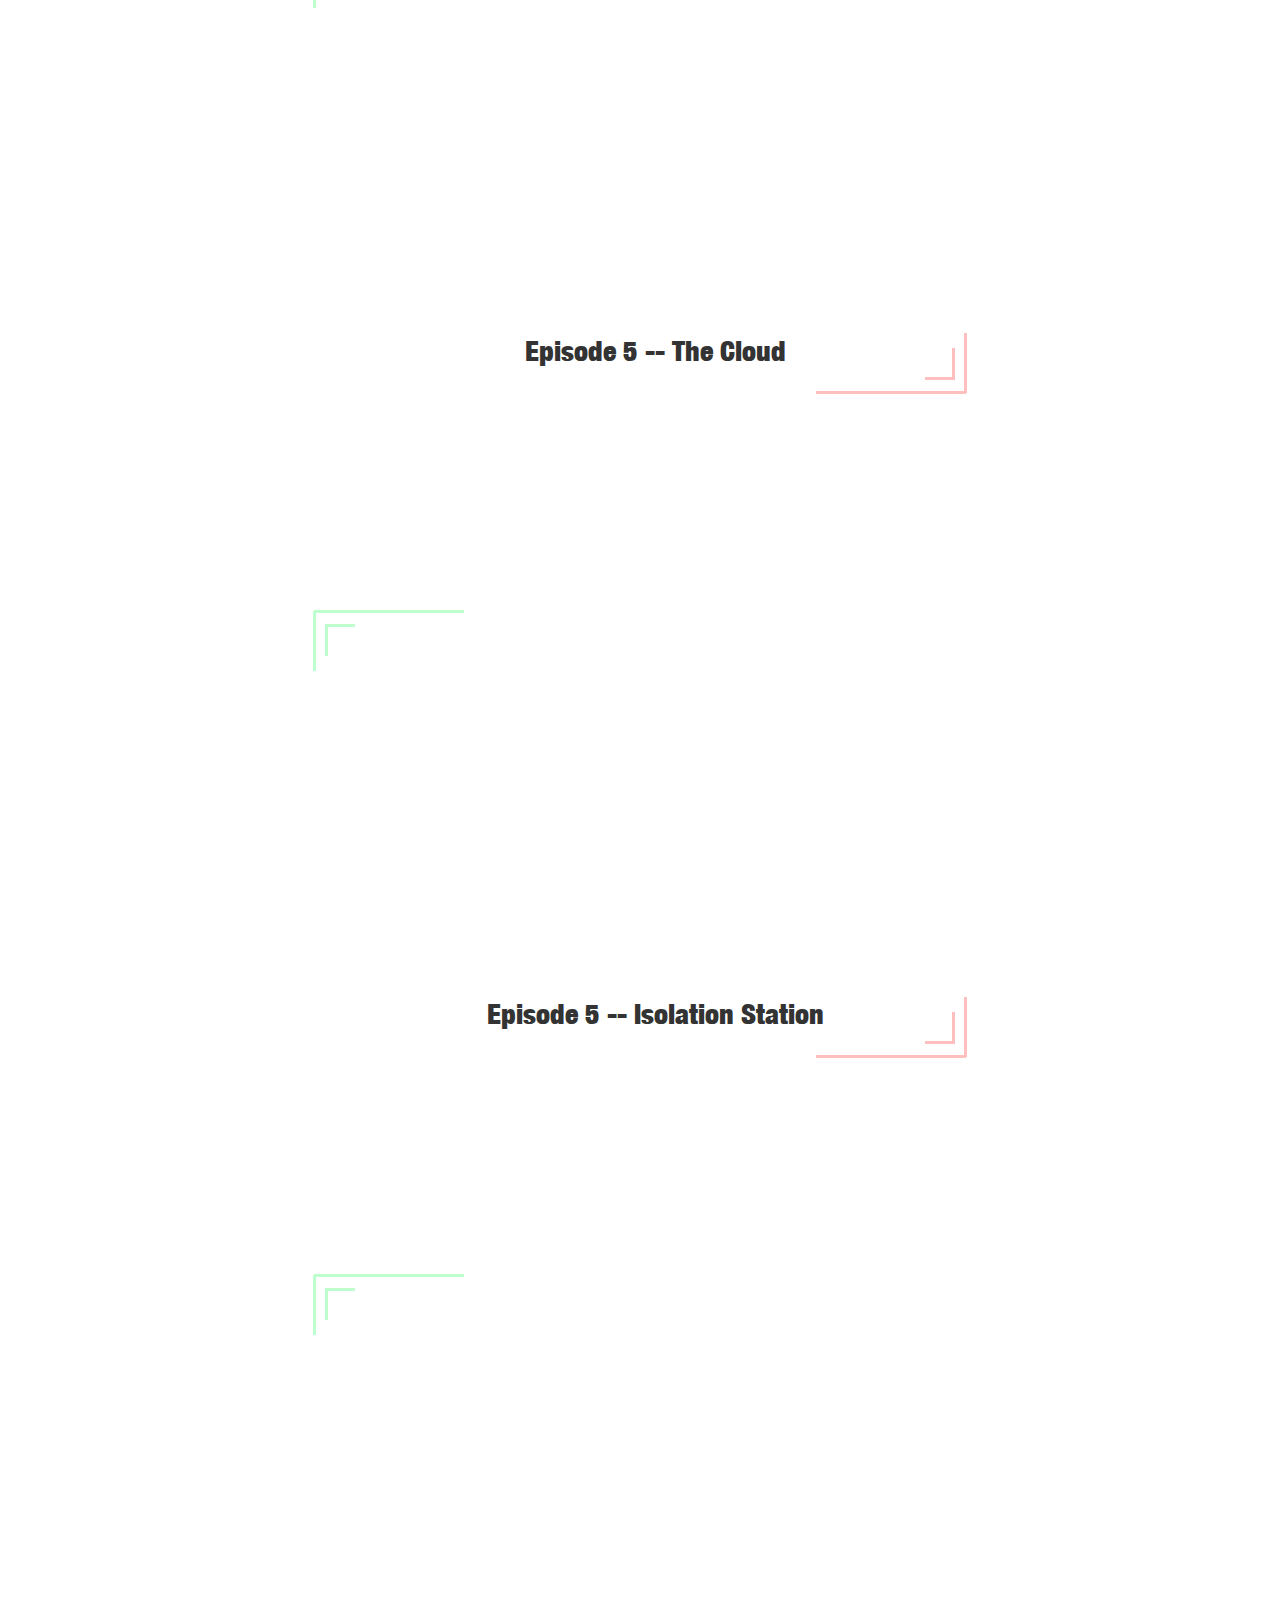
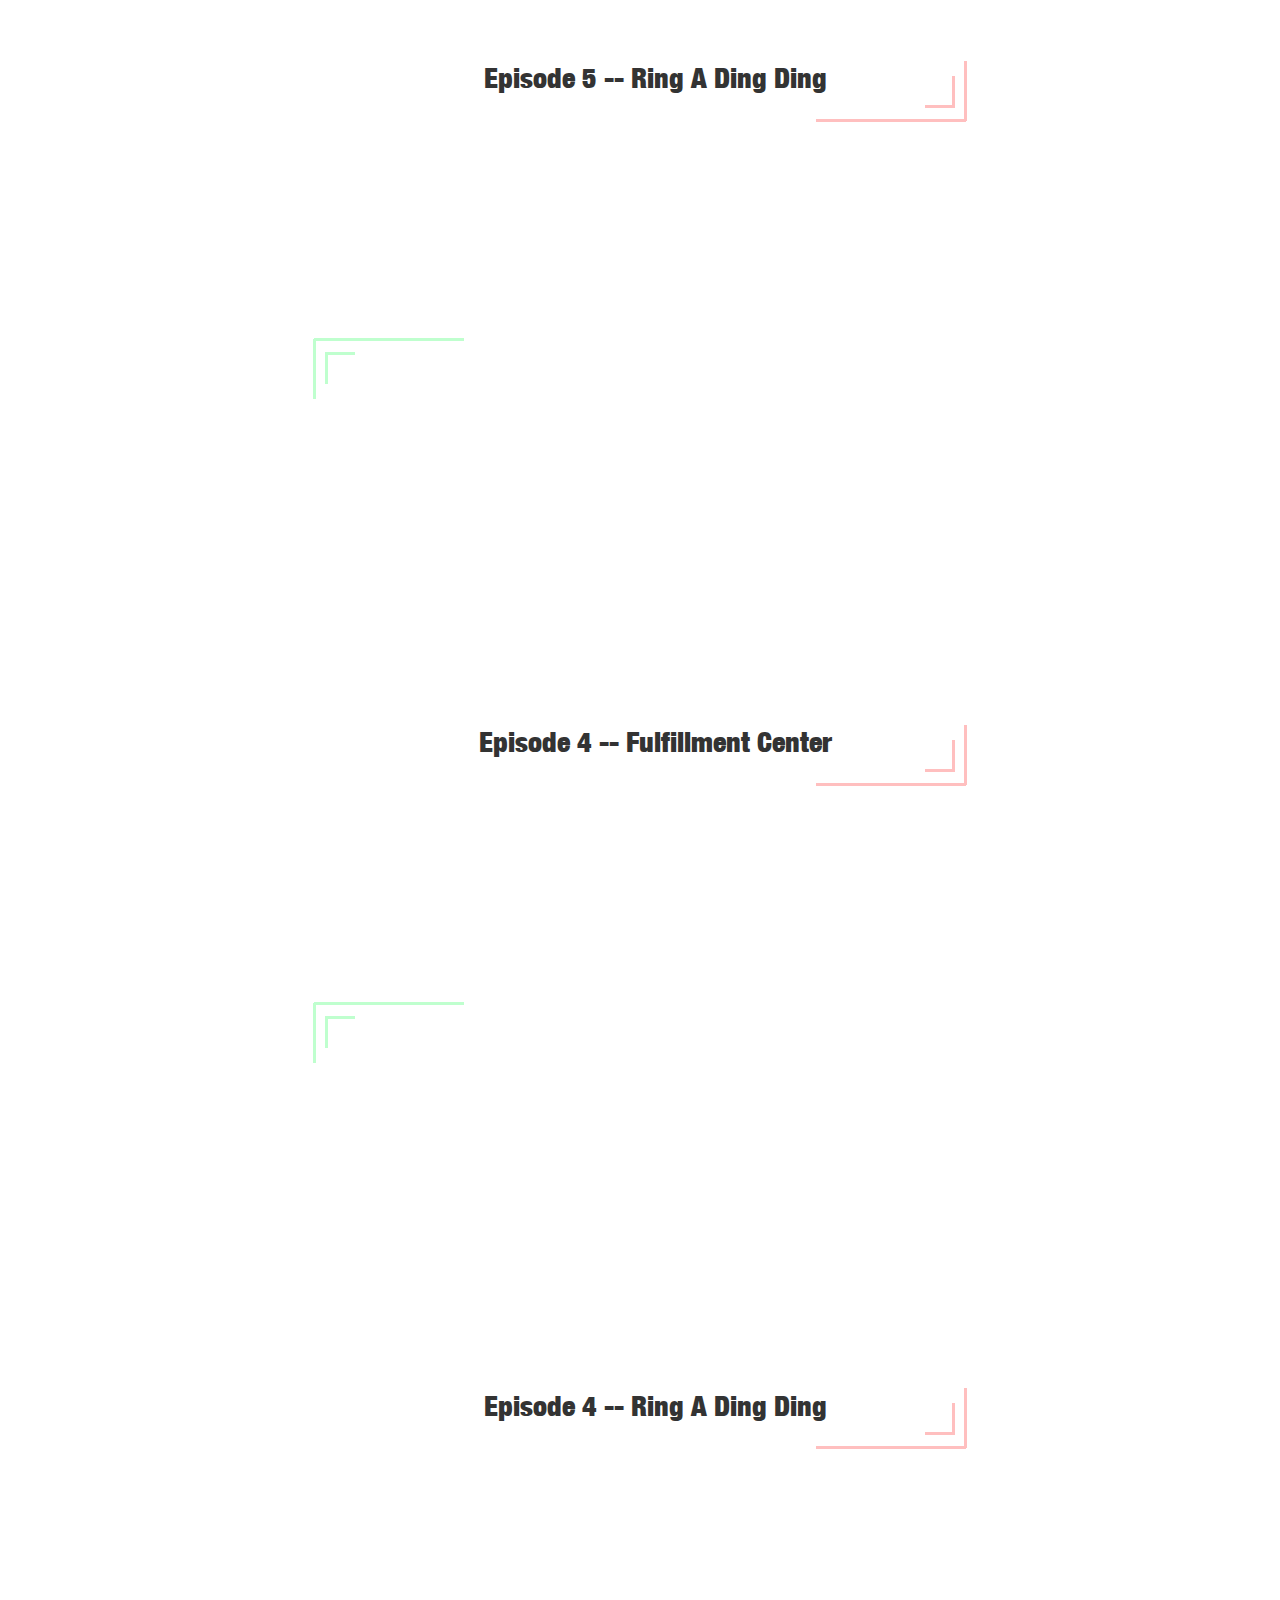
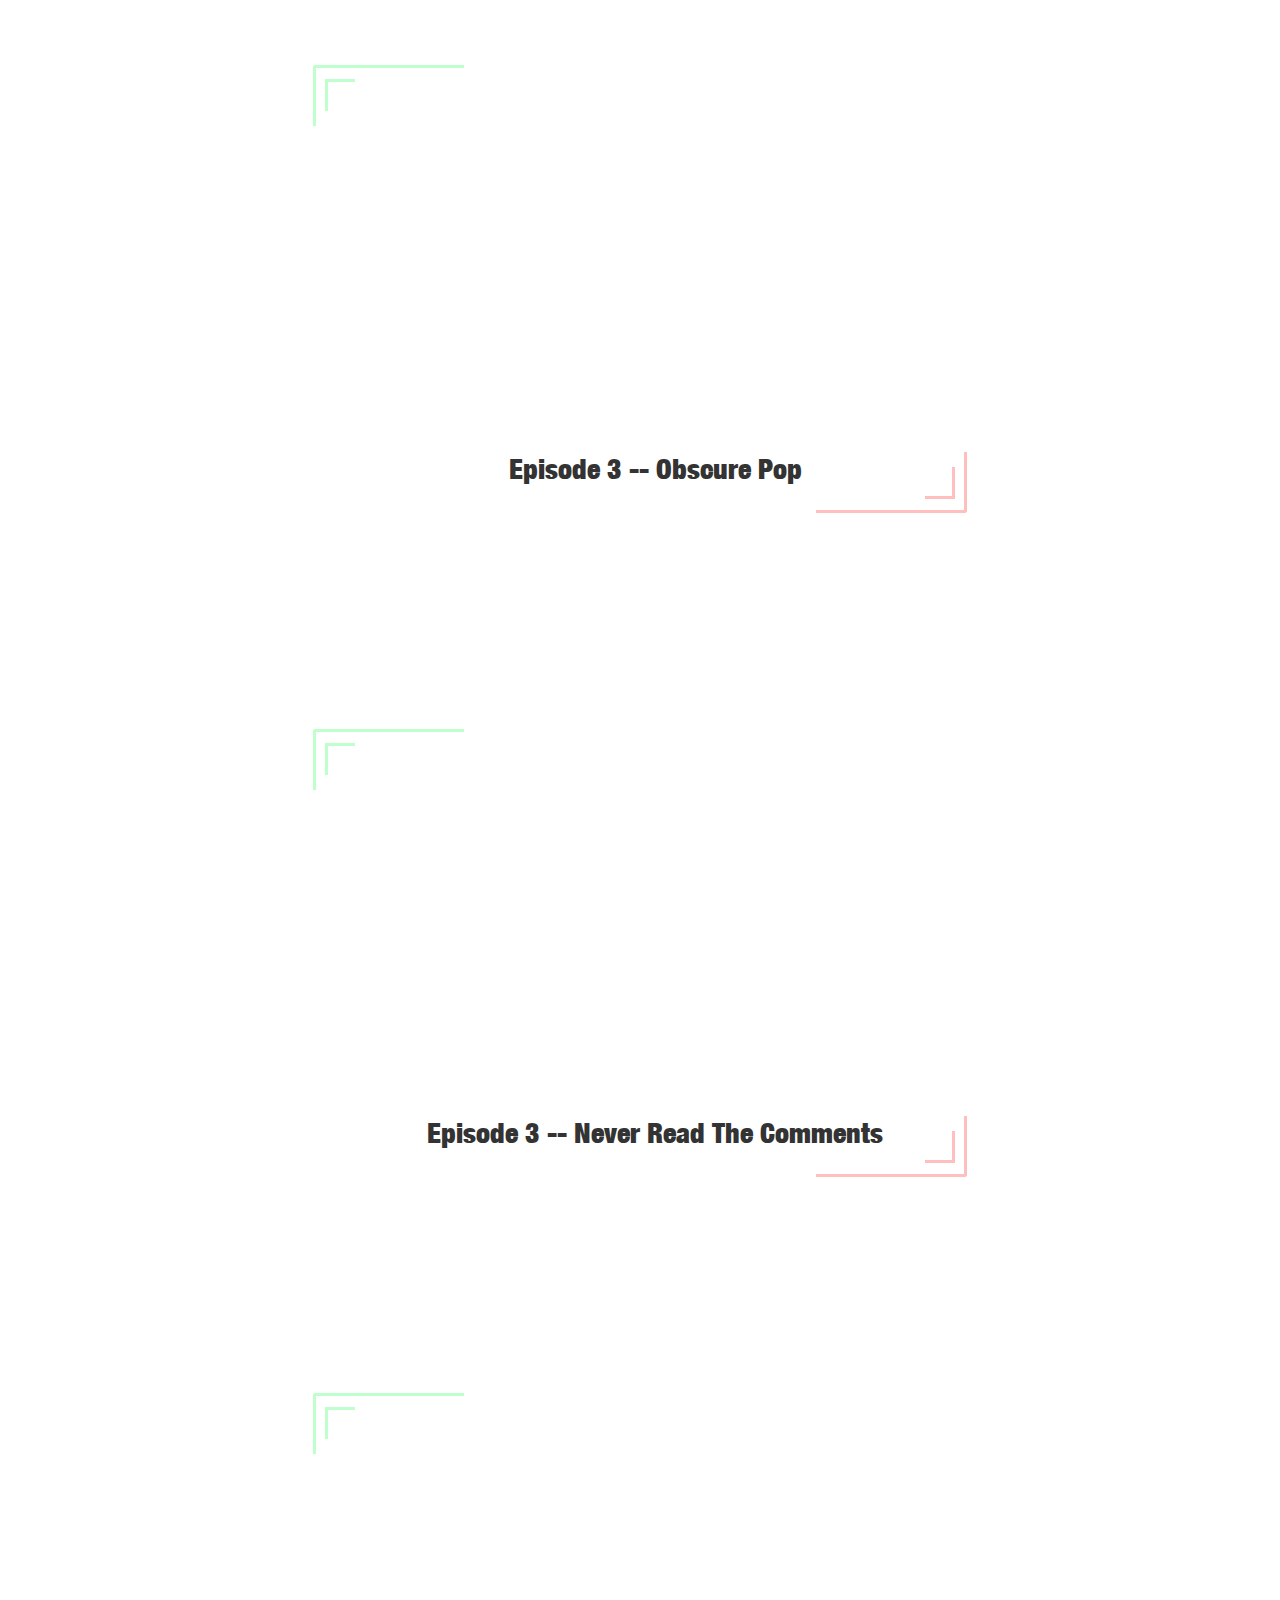
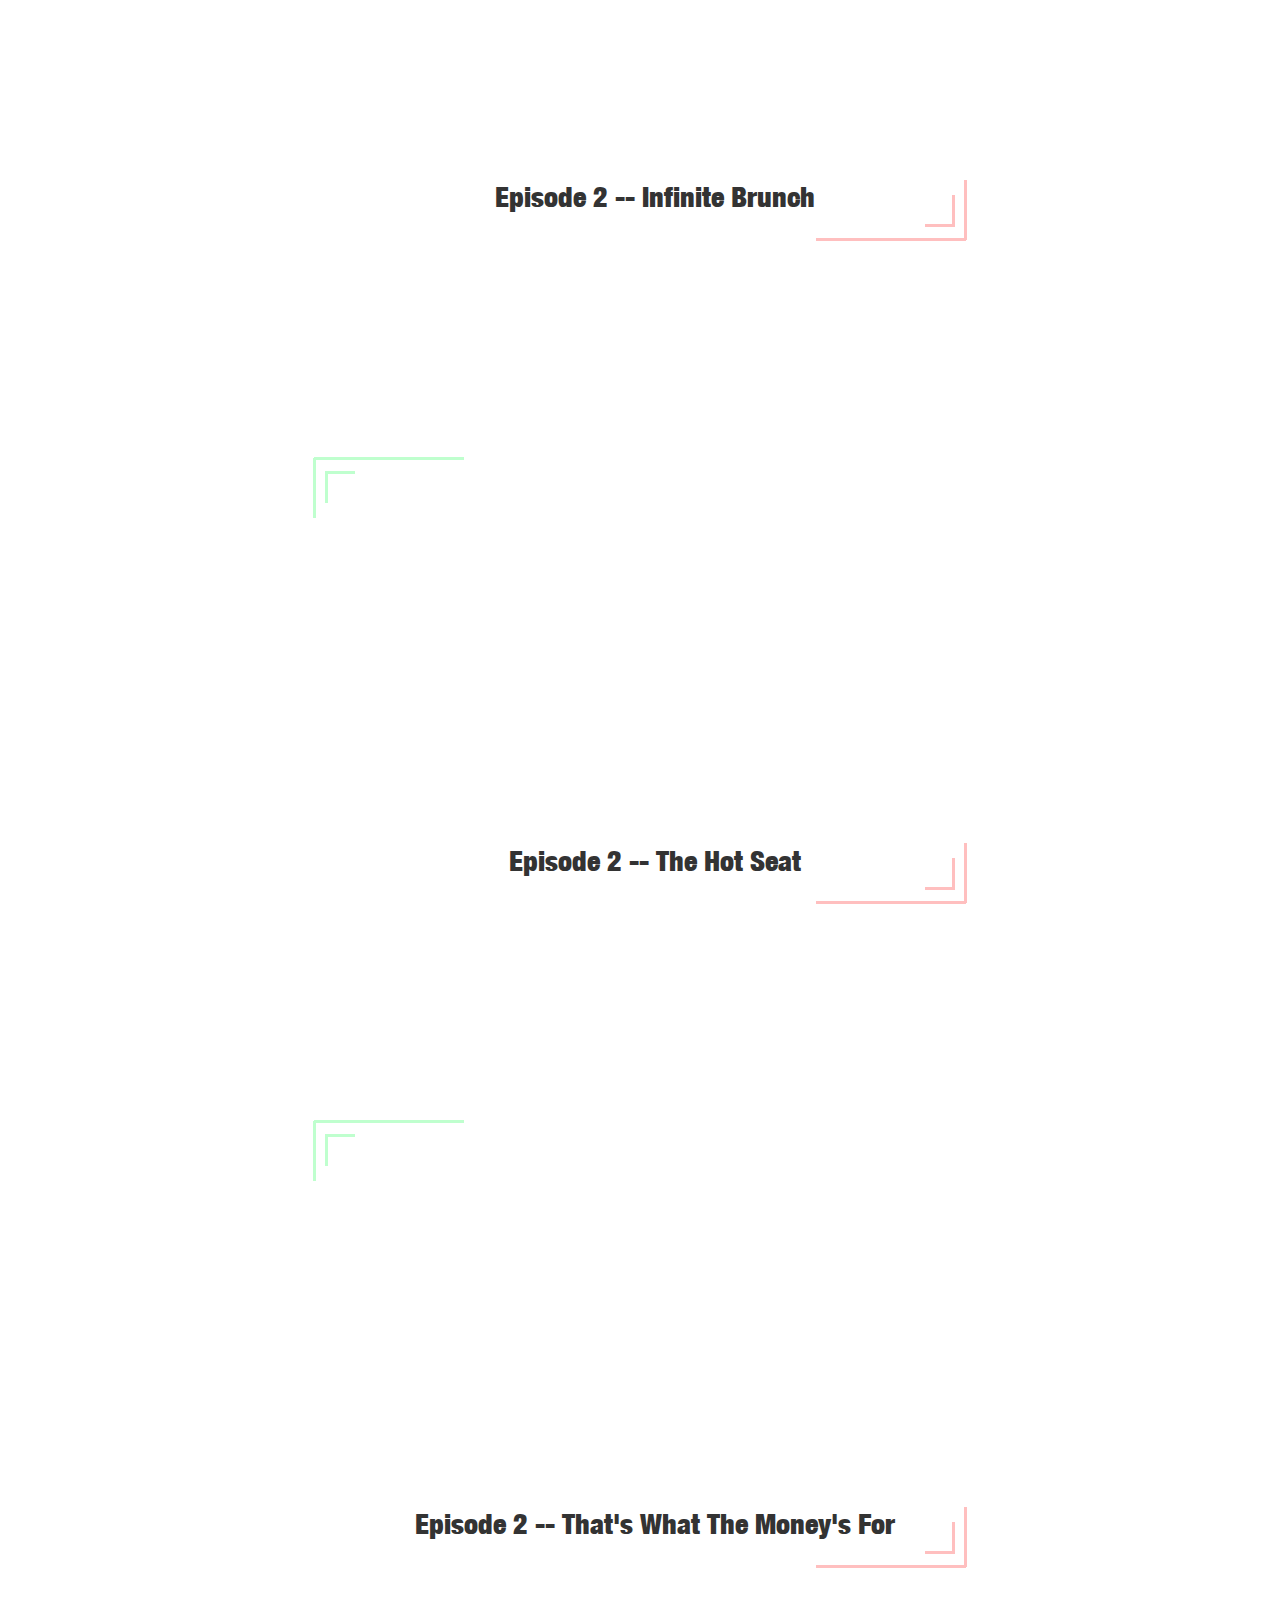
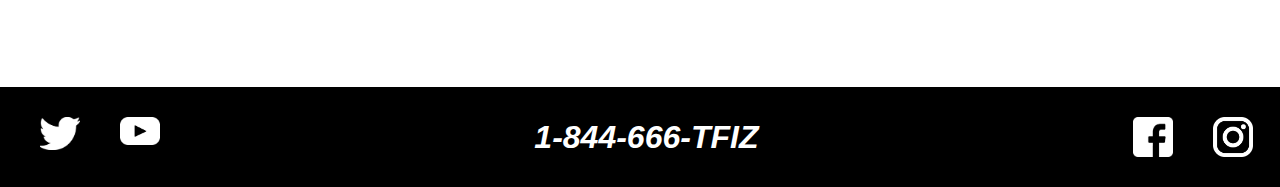
<file: vids.html>
<!DOCTYPE html>
<html>
  <meta name="viewport" content="width=device-width, initial-scale=1.0, user-scalable=no, maximum-scale=1, shrink-to-fit=no">
  <head>
    <meta charset="UTF-8">
    <link rel="stylesheet" href="./public/style.css">
    <link rel="stylesheet" href="./public/wave.css">
    <title>The Future Is 0</title>
  </head>
  <body>
    <div class='landing'>
      <section class='desktop'>
        <ul>
          <a href='/index'>
            <li class='header-logo'></li>
          </a>
        </ul>
        <ul class='menu'>
          <li><a href='http://thefutureis0.bigcartel.com/' class='header-merch' target='_blank'>MERCH</a></li>
          <li><a href='/presspage' class='header-press'>PRESS</a></li>
          <li><a href='/vids' class='header-vids'>HIT CLIPS</a></li>
          <li><a href='/halloffame' class='header-past-shows'>HALL OF FAME</a></li>
          <li><a href='https://www.ticketmaster.com/the-future-is-0-seattle-washington-08-18-2018/event/0F0054B0D9917470?CAMEFROM=CFC_STG_WEB_SITE_THEFUTUREISZERO' target='_blank'><div class="wavetext"></div></a></li>
        </ul>
      </section>
      <button type='button' name='button' class='hamburger-button' onclick='openNav()'>&#9776;</button>
        <ul id='menu' class='mobile-menu'>
          <div class='mobile-menu-container'>
            <li><a href='https://www.ticketmaster.com/the-future-is-0-seattle-washington-08-18-2018/event/0F0054B0D9917470?CAMEFROM=CFC_STG_WEB_SITE_THEFUTUREISZERO' class='header-mobile' target='_blank'>TICKETS</a></li>
            <li><a href='http://thefutureis0.bigcartel.com/' class='header-mobile' target='_blank'>MERCH</a></li>
            <li><a href='/presspage' class='header-mobile'>PRESS</a></li>
            <li><a href='/vids' class='header-mobile'>HIT CLIPS</a></li>
            <li><a href='/halloffame' class='header-mobile'>HALL OF FAME</a></li>
            <li><a href='tel:+1-844-666-8349' class='header-mobile'>RING RING</a></li>
          </div>
        </ul>
        <div class='show-strip'><a href='https://www.ticketmaster.com/the-future-is-0-seattle-washington-08-18-2018/event/0F0054B0D9917470?CAMEFROM=CFC_STG_WEB_SITE_THEFUTUREISZERO' target='_blank'><h2 class='show-strip-text'>TICKETS ON SALE NOW! AUGUST 18 AT NEPTUNE THEATRE</h2></a></div>
      <div class='press-one hof-div'>
        <img src='./public/img/greenborders.png' class='press-top-border'></img>
        <iframe width='560' height='315' src='https://www.youtube.com/embed/sm-0L4aXIY0?showinfo=0' frameBorder='0' gesture='media' allow='encrypted-media' allowFullScreen class='vid-div'></iframe>
        <h1 class='clip-header'>Episode 6 -- Forever Young</h1>
        <img src='./public/img/pinkborders.png' class='press-lower-border'></img>
      </div>
      <div class='press-one hof-div'>
        <img src='./public/img/greenborders.png' class='press-top-border'></img>
        <iframe width='560' height='315' src='https://www.youtube.com/embed/2AQpyjcobZA?showinfo=0' frameBorder='0' gesture='media' allow='encrypted-media' allowFullScreen class='vid-div'></iframe>
        <h1 class='clip-header'>Episode 6 -- Carboload</h1>
        <img src='./public/img/pinkborders.png' class='press-lower-border'></img>
      </div>
      <div class='press-one hof-div'>
        <img src='./public/img/greenborders.png' class='press-top-border'></img>
        <iframe width='560' height='315' src='https://www.youtube.com/embed/XwAIdW3xNd0?showinfo=0' frameBorder='0' gesture='media' allow='encrypted-media' allowFullScreen class='vid-div'></iframe>
        <h1 class='clip-header'>Episode 5 -- The Cloud</h1>
        <img src='./public/img/pinkborders.png' class='press-lower-border'></img>
      </div>
      <div class='press-one hof-div'>
        <img src='./public/img/greenborders.png' class='press-top-border'></img>
        <iframe width='560' height='315' src='https://www.youtube.com/embed/57Pt_CY6Qxw?showinfo=0' frameBorder='0' gesture='media' allow='encrypted-media' allowFullScreen class='vid-div'></iframe>
        <h1 class='clip-header'>Episode 5 -- Isolation Station</h1>
        <img src='./public/img/pinkborders.png' class='press-lower-border'></img>
      </div>
      <div class='press-one hof-div'>
        <img src='./public/img/greenborders.png' class='press-top-border'></img>
        <iframe width='560' height='315' src='https://www.youtube.com/embed/3XasqWEJe1U?showinfo=0' frameBorder='0' gesture='media' allow='encrypted-media' allowFullScreen class='vid-div'></iframe>
        <h1 class='clip-header'>Episode 5 -- Ring A Ding Ding</h1>
        <img src='./public/img/pinkborders.png' class='press-lower-border'></img>
      </div>
      <div class='press-one hof-div'>
        <img src='./public/img/greenborders.png' class='press-top-border'></img>
        <iframe width='560' height='315' src='https://www.youtube.com/embed/lT2FThBfFv0?showinfo=0' frameBorder='0' gesture='media' allow='encrypted-media' allowFullScreen class='vid-div'></iframe>
        <h1 class='clip-header'>Episode 4 -- Fulfillment Center</h1>
        <img src='./public/img/pinkborders.png' class='press-lower-border'></img>
      </div>
      <div class='press-one hof-div'>
        <img src='./public/img/greenborders.png' class='press-top-border'></img>
        <iframe width='560' height='315' src='https://www.youtube.com/embed/mO_ULIe9Sps?showinfo=0' frameBorder='0' gesture='media' allow='encrypted-media' allowFullScreen class='vid-div'></iframe>
        <h1 class='clip-header'>Episode 4 -- Ring A Ding Ding</h1>
        <img src='./public/img/pinkborders.png' class='press-lower-border'></img>
      </div>
      <div class='press-one hof-div'>
        <img src='./public/img/greenborders.png' class='press-top-border'></img>
        <iframe width='560' height='315' src='https://www.youtube.com/embed/muu9hx3jSpw?showinfo=0' frameBorder='0' gesture='media' allow='encrypted-media' allowFullScreen class='vid-div'></iframe>
        <h1 class='clip-header'>Episode 3 -- Obscure Pop</h1>
        <img src='./public/img/pinkborders.png' class='press-lower-border'></img>
      </div>
      <div class='press-one hof-div'>
        <img src='./public/img/greenborders.png' class='press-top-border'></img>
        <iframe width='560' height='315' src='https://www.youtube.com/embed/W7RPyQ0CrGk?showinfo=0' frameBorder='0' gesture='media' allow='encrypted-media' allowFullScreen class='vid-div'></iframe>
        <h1 class='clip-header'>Episode 3 -- Never Read The Comments</h1>
        <img src='./public/img/pinkborders.png' class='press-lower-border'></img>
      </div>
      <div class='press-one hof-div'>
        <img src='./public/img/greenborders.png' class='press-top-border'></img>
        <iframe width='560' height='315' src='https://www.youtube.com/embed/mw0VS2xf8CE?showinfo=0' frameBorder='0' gesture='media' allow='encrypted-media' allowFullScreen class='vid-div'></iframe>
        <h1 class='clip-header'>Episode 2 -- Infinite Brunch</h1>
        <img src='./public/img/pinkborders.png' class='press-lower-border'></img>
      </div>
      <div class='press-one hof-div'>
        <img src='./public/img/greenborders.png' class='press-top-border'></img>
        <iframe width='560' height='315' src='https://www.youtube.com/embed/Fjm9mV4Gdyw?showinfo=0' frameBorder='0' gesture='media' allow='encrypted-media' allowFullScreen class='vid-div'></iframe>
        <h1 class='clip-header'>Episode 2 -- The Hot Seat</h1>
        <img src='./public/img/pinkborders.png' class='press-lower-border'></img>
      </div>
      <div class='press-last hof-div'>
        <img src='./public/img/greenborders.png' class='press-top-border'></img>
        <iframe width='560' height='315' src='https://www.youtube.com/embed/aHdRSZ2CWd8?showinfo=0' frameBorder='0' gesture='media' allow='encrypted-media' allowFullScreen class='vid-div'></iframe>
        <h1 class='clip-header'>Episode 2 -- That's What The Money's For</h1>
        <img src='./public/img/pinkborders.png' class='press-lower-border'></img>
      </div>
      <footer>
        <ul class='footer-menu'>
          <li>
            <a href='https://twitter.com/TheFutureis0' target='_blank'>
              <div class='footer-social-twit'></div>
            </a>
          </li>
          <li>
            <a href='https://www.youtube.com/channel/UC04a5WxS0yDRuAcqpig3nvQ' target='_blank'>
              <div class='footer-social-yt'></div>
            </a>
          </li>
        </ul>
        <h1 class='phone-number'>
          1-844-666-TFIZ
        </h1>
        <ul class='footer-menu'>
          <li>
            <a href='https://www.facebook.com/thefutureis0/' target='_blank'>
              <div class='footer-social-fb'></div>
            </a>
          </li>
          <li>
            <a href='https://www.instagram.com/thefutureis0/' target='_blank'>
              <div class='footer-social-ig'></div>
            </a>
          </li>
        </ul>
      </footer>
    </div>
    <script
      src="https://code.jquery.com/jquery-3.2.1.min.js"
      integrity="sha256-hwg4gsxgFZhOsEEamdOYGBf13FyQuiTwlAQgxVSNgt4="
      crossorigin="anonymous"></script>
    <script type="text/javascript" src="my.js"></script>
  </body>
</html>
</file>
<file: public/style.css>
* {
  box-sizing: border-box;;
}

/* ----------------------------------------------
 * Generated by Animista on 2018-6-24 22:5:14
 * w: http://animista.net, t: @cssanimista
 * ---------------------------------------------- */

/**
 * ----------------------------------------
 * animation bounce-in-left
 * ----------------------------------------
 */

 .bounce-in-left {
	-webkit-animation: bounce-in-left 1.1s both;
	        animation: bounce-in-left 1.1s both;
}

@-webkit-keyframes bounce-in-left {
  0% {
    -webkit-transform: translateX(-600px);
            transform: translateX(-600px);
    -webkit-animation-timing-function: ease-in;
            animation-timing-function: ease-in;
    opacity: 0;
  }
  38% {
    -webkit-transform: translateX(0);
            transform: translateX(0);
    -webkit-animation-timing-function: ease-out;
            animation-timing-function: ease-out;
    opacity: 1;
  }
  55% {
    -webkit-transform: translateX(-68px);
            transform: translateX(-68px);
    -webkit-animation-timing-function: ease-in;
            animation-timing-function: ease-in;
  }
  72% {
    -webkit-transform: translateX(0);
            transform: translateX(0);
    -webkit-animation-timing-function: ease-out;
            animation-timing-function: ease-out;
  }
  81% {
    -webkit-transform: translateX(-28px);
            transform: translateX(-28px);
    -webkit-animation-timing-function: ease-in;
            animation-timing-function: ease-in;
  }
  90% {
    -webkit-transform: translateX(0);
            transform: translateX(0);
    -webkit-animation-timing-function: ease-out;
            animation-timing-function: ease-out;
  }
  95% {
    -webkit-transform: translateX(-8px);
            transform: translateX(-8px);
    -webkit-animation-timing-function: ease-in;
            animation-timing-function: ease-in;
  }
  100% {
    -webkit-transform: translateX(0);
            transform: translateX(0);
    -webkit-animation-timing-function: ease-out;
            animation-timing-function: ease-out;
  }
}
@keyframes bounce-in-left {
  0% {
    -webkit-transform: translateX(-600px);
            transform: translateX(-600px);
    -webkit-animation-timing-function: ease-in;
            animation-timing-function: ease-in;
    opacity: 0;
  }
  38% {
    -webkit-transform: translateX(0);
            transform: translateX(0);
    -webkit-animation-timing-function: ease-out;
            animation-timing-function: ease-out;
    opacity: 1;
  }
  55% {
    -webkit-transform: translateX(-68px);
            transform: translateX(-68px);
    -webkit-animation-timing-function: ease-in;
            animation-timing-function: ease-in;
  }
  72% {
    -webkit-transform: translateX(0);
            transform: translateX(0);
    -webkit-animation-timing-function: ease-out;
            animation-timing-function: ease-out;
  }
  81% {
    -webkit-transform: translateX(-28px);
            transform: translateX(-28px);
    -webkit-animation-timing-function: ease-in;
            animation-timing-function: ease-in;
  }
  90% {
    -webkit-transform: translateX(0);
            transform: translateX(0);
    -webkit-animation-timing-function: ease-out;
            animation-timing-function: ease-out;
  }
  95% {
    -webkit-transform: translateX(-8px);
            transform: translateX(-8px);
    -webkit-animation-timing-function: ease-in;
            animation-timing-function: ease-in;
  }
  100% {
    -webkit-transform: translateX(0);
            transform: translateX(0);
    -webkit-animation-timing-function: ease-out;
            animation-timing-function: ease-out;
  }
}

@font-face {
font-family: "hncb";
src: url("./fonts/hncb.ttf");
}

text {
  white-space: normal;
}

html {
  font-family: Helvetica Neue, Helvetica, sans-serif;
  overflow-x: hidden;
}

body {
  position: relative;
  width: 100%;
  background-image: url(../public/img/bg.gif);
  background-position: left top;
  background-repeat: no-repeat;
  background-attachment: fixed;
  background-size: 100% 100%;
  -webkit-background-size: cover;
  -moz-background-size: cover;
  -o-background-size: cover;
  display: flex;
  align-items: center;
  justify-content: center;
  text-align: center;
  color: #333;
  margin: 0;
}


.app > h1 {
  color: white;
}

section.desktop {
  z-index: 99999999;
  position: fixed;
  display: flex;
  align-items: center;
  justify-content: space-between;
  text-align: center;
  top: 0;
  left: 0;
  height: 100px;
  width: 100%;
  overflow: hidden;
  background-color: #000000;
}

.mobile-tickets {
  display: none;
}

.show-strip {
  background-color: #ffbfbf;
  width: 100%;
  height: 50px;
  position: absolute;
  left: 0px;
  top: 0px;
  margin-top: 100px;
  padding: 5px;
}

.show-strip-text {
  font-family: "hncb", 'Helvetica Neue Condensed Black', 'Helvetica Neue';
  color: #ffffff;
  font-size: 2em;
  margin-top: auto;
  margin-bottom: auto;
}

a {
  text-decoration: none !important;
}

ul.menu {
  list-style-type: none;
  display: inherit;
  padding-top: 30px;
}

.header-logo {
  background-image: url(../public/img/future_sticky_u1.png);
  background-size: contain;
  width: 300px;
  background-repeat: no-repeat;
  height: 100px;
  position: absolute;
  top: 0;
  left: 0;
  display: block;
}

button {
  cursor: pointer;
}

button.hamburger-button {
  display: none;
}

.header-ticket {
      font-family: "hncb", 'Helvetica Neue Condensed Black', 'Helvetica Neue';
      color: #ffffff;
      float: right;
      display: inline-block;
      text-decoration: none;
      font-size: 2em;
      margin-left: 10px;
      margin-right: 30px;
}

a.header-ticket:hover {
  color: #ffbfbf;
}

.header-merch {
      font-family: "hncb", 'Helvetica Neue Condensed Black', 'Helvetica Neue';
      color: #ffffff;
      display: inline-block;
      text-decoration: none;
      font-size: 2em;
      margin-right: 30px;
      margin-left: 10px;
}

a.header-merch:hover {
  color: #ffbfbf;
}

.header-press {
      font-family: "hncb", 'Helvetica Neue Condensed Black', 'Helvetica Neue';
      color: #ffffff;
      display: inline-block;
      text-decoration: none;
      font-size: 2em;
      margin-right: 30px;
      margin-left: 10px;
}

a.header-press:hover {
  color: #ffbfbf;
}

.header-vids {
      font-family: "hncb", 'Helvetica Neue Condensed Black', 'Helvetica Neue';
      color: #ffffff;
      display: inline-block;
      text-decoration: none;
      font-size: 2em;
      margin-right: 30px;
      margin-left: 10px;
}

a.header-vids:hover {
  color: #ffbfbf;
}

.header-past-shows {
      font-family: "hncb", 'Helvetica Neue Condensed Black', 'Helvetica Neue';
      color: #ffffff;
      display: inline-block;
      text-decoration: none;
      font-size: 2em;
      margin-right: 50px;
      margin-left: 10px;
}

a.header-past-shows:hover {
  color: #ffbfbf;
}

.header-phone {
      font-family: "hncb", 'Helvetica Neue Condensed Black', 'Helvetica Neue';
      color: #ffffff;
      display: inline-block;
      text-decoration: none;
      font-size: 2em;
      margin-right: 30px;
      margin-left: 10px;
}

a.header-phone:hover {
  color: #ffbfbf;
}

.video-player {
  margin-top: 15vw;
}

.vid-div {
  margin-top: 40px;
  margin-left: 40px !important;
  margin-right: 40px !important;
  text-align: center;
  float: none;
  display: inline-block;
}

.clips-one {
  margin-top: 20vw !important;
}

.clips-last {
  margin-bottom: 40vw;
}

.clips-div {
  float: none;
  margin-top: 40px;
  margin-left: auto;
  margin-right: auto;
}

.landing {
  padding: 15px 30px;
  border-radius: 5px;
}

.landing > h1 {
  color: #000;
  font-family: Helvetica;
  font-weight: normal;
}

.landing > input, .landing > form > input {
  width: 100%;
  padding: 10px;
  border-radius: 4px;
}

.landing > form {
  width: 100%;
  min-width: 300px;
}

.landing > a {
  margin-top: 15px;
  padding: 10px 40px;
  background-color: #333;
  color: #fafafa;
  border-color: transparent;
  display: inline-block;
  text-decoration: none;
  border-radius: 4px;
}

.landing > a:hover, .landing > a:focus {
  background-color: #666;
}

.landing > a:active {
  background-color: #fafafa;
  color: #333;
  border-color: #333;
}

.about {
  background-color: rgba(250,250,250, 1.0);
  width: 60%;
  padding: 20px;
  font-family: 'Helvetica-Light', 'Helvetica Light', 'Helvetica';
  font-weight: 200;
  font-style: normal;
  font-size: 22px;
  line-height: 34px;
  margin-top: 60px;
  float: none;
  margin-right: auto;
  margin-left: auto;
  position: relative;
  margin-bottom: 200px;
}

.top-border {
  margin-left: 5px;
  position: absolute;
  top: 10px;
  left: 2px;
}

.lower-border {
  -ms-transform: rotate(180deg); /* IE 9 */
  -webkit-transform: rotate(180deg); /* Chrome, Safari, Opera */
  transform: rotate(180deg);
  margin-right: 5px;
  position: absolute;
  bottom: 10px;
  right: 2px;
}

.about-text {
  margin-top: 30px;
  text-align: left;
  margin-left: 30px;
  margin-right: 13px;
}

.details, .search {
  position: absolute;
  top: 15px;
  left: 15px;
  right: 15px;
  bottom: 15px;
  overflow-y: scroll;
  background-color: rgba(220, 220, 220, .8);
  padding: 15px 30px;
  border-radius: 5px;
}
.about-border {
  width: 98%;
  height: 98%;
  margin-left: auto;
  margin-right: auto;
  border: #bfffce solid 3px;
}

.team {
  background-color: #bfffce;
  padding: 20px;
  width: 35%;
  margin-right: auto;
  margin-left: auto;
  position: relative;
  margin-bottom: 200px
}

.team-top-border {
  position: absolute;
  margin-top: -7px;
  left: 15px;
}

.team-bottom-border {
  position: absolute;
  bottom: 10px;
  right: 15px;
  -ms-transform: rotate(180deg);
  -webkit-transform: rotate(180deg);
  transform: rotate(180deg);
}

.team-logo {
  background-image: url(./img/u42.gif);
  background-repeat: no-repeat;
  z-index: 999;
  margin-top: 40px;
  margin-right: auto;
  margin-left: auto;
  width: 35%;
  height: 300px;
  position: absolute;
  left: 40%;
  top: 41%;
  -ms-transform: rotate(335deg);
  -webkit-transform: rotate(335deg);
  transform: rotate(335deg);
}

.team-text {
  font-family: "hncb", 'HelveticaNeue-CondensedBlack', 'Helvetica Neue Condensed Black', 'Helvetica Neue';
  position: relative;
  top: 25%;
  right: 21%;
  -ms-transform: rotate(-335deg);
  -webkit-transform: rotate(-335deg);
  transform: rotate(-335deg);
  font-weight: 900;
  font-style: normal;
  font-size: 34px;
  color: #1B1B1B;
  line-height: 30px;
}

.team-background {
  background-color: rgb(191, 255, 206);
  height: auto;
  width: 80%;
  position: relative;
  margin-left: auto;
  margin-right: auto;
}

.team-border {
  background-color: #fff;
  height: auto;
  width: 90%;
  position: relative;
  margin-right: auto;
  margin-left: auto;
  margin-top: 10px;
  margin-bottom: 10px;
  padding: 20px;
}

.phone-number {
  font-family: 'Arial-BoldItalicMT', 'Arial Bold Italic', 'Arial';
  font-weight: 700;
  font-style: italic;
  color: #FFFFFF;
}

footer {
  z-index: 10;
  position: absolute;
  display: flex;
  align-items: center;
  justify-content: space-between;
  text-align: center;
  bottom: 0px;
  left: 0px;
  height: 100px;
  width: 101%;
  overflow: hidden;
  background-color: #000000;
}

.footer-logo {
  background-image: url(../public/img/u46.png);
}

.footer-log:hover {
  background-image: url(./img/u46_mouseOver.png);
}

.footer-social-ig {
  background-image: url(./img/u46.png);
  background-repeat: no-repeat;
  background-size: contain;
  margin-right: 40px;
  z-index: 9999;
  height: 40px;
  width: 40px;
}

.footer-social-ig:hover {
  background-image: url(./img/u46_mouseOver.png);
  background-repeat: no-repeat;
  background-size: contain;
  margin-right: 40px;
  z-index: 9999;
  height: 40px;
  width: 40px;
}

.footer-social-fb {
  background-image: url(./img/fb.png);
  background-repeat: no-repeat;
  background-size: contain;
  margin-right: 40px;
  z-index: 9999;
  height: 40px;
  width: 40px;
}

.footer-social-fb:hover {
  background-image: url(./img/fb_over.png);
  background-repeat: no-repeat;
  background-size: contain;
  margin-right: 40px;
  z-index: 9999;
  height: 40px;
  width: 40px;
}

.footer-social-yt {
  background-image: url(./img/yt.png);
  background-repeat: no-repeat;
  background-size: contain;
  margin-left: 40px;
  z-index: 9999;
  height: 40px;
  width: 40px;
}

.footer-social-yt:hover {
  background-image: url(./img/yt_over.png);
  background-repeat: no-repeat;
  background-size: contain;
  margin-left: 40px;
  z-index: 9999;
  height: 40px;
  width: 40px;
}

.footer-social-twit {
  background-image: url(./img/twitter.png);
  background-repeat: no-repeat;
  background-size: contain;
  margin-left: 40px;
  z-index: 9999;
  height: 40px;
  width: 40px;
}

.footer-social-twit:hover {
  background-image: url(./img/twitter_over.png);
  background-repeat: no-repeat;
  background-size: contain;
  margin-left: 40px;
  z-index: 9999;
  height: 40px;
  width: 40px;
}

.press-page {
  text-align: center;
}
.press-div {
  background-color: rgb(255, 255, 255);
  margin-bottom: 20px;
  position: relative;
  width: 80%;
  padding: 20px;
  text-align: left;
  float: none;
  margin-right: auto;
  margin-left: auto;
}

.mobile-menu {
  height: 0;
  width: 100%;
  position: fixed;
  z-index: 99999999999;
  overflow-x: hidden;
  transition: 0.8s;
}

h3.press {
  font-family: 'Helvetica-Light', 'Helvetica Light', 'Helvetica';
  font-weight: 200;
  font-style: normal;
  font-size: 13px;
  line-height: 22px;
  margin-bottom: 0px;
  margin-left: 30px;
  margin-right: 30px;
  white-space: pre;
}

h1.press {
  font-family: "hncb", 'HelveticaNeue-CondensedBlack', 'Helvetica Neue Condensed Black', 'Helvetica Neue';
  font-weight: 200;
  font-size: 28px;
  margin-top: 0px;
  margin-left: 30px;
}

a.press {
  font-family: 'Helvetica-Light', 'Helvetica Light', 'Helvetica';
  font-weight: 200;
  font-style: normal;
  font-size: 18px;
  line-height: 22px;
  text-decoration: none;
  color: #ffbfbf;
  margin-left: 30px;
  margin-right: 30px;
  margin-bottom: 20px;
  display: block;
}

p.press {
  font-family: 'Helvetica-Light', 'Helvetica Light', 'Helvetica';
  font-weight: 200;
  font-style: normal;
  font-size: 18px;
  line-height: 22px;
  margin-left: 30px;
  margin-right: 30px;
}
.press-top-border {
  margin-left: 5px;
  position: absolute;
  top: 10px;
  left: 2px;
}

.press-lower-border {
  -ms-transform: rotate(180deg); /* IE 9 */
  -webkit-transform: rotate(180deg); /* Chrome, Safari, Opera */
  transform: rotate(180deg);
  margin-right: 5px;
  position: absolute;
  bottom: 10px;
  right: 2px;
}
.press-photo {
  width: 300px;
  height: auto;
  margin-left: 30px;
  margin-top: 30px;
}

.press-one {
  margin-top: 15vw;
}

.press-last {
  margin-top: 15vw;
  margin-bottom: 15vw !important;
}

.press-onetwo {
  margin-top: 80px;
}

.press-two {
  margin-top: 80px;
}

.press-three {
  margin-top: 80px;
}

.press-four {
  margin-top: 80px;
  margin-bottom: 20vw;
}

.press-five {
  margin-top: 80px;
}

.press-six {
  margin-top: 80px;
  margin-bottom: 20vw !important;
}

.six-winner {
  margin-top: 60px !important;
}
.hof-div {
  background-color: rgb(255, 255, 255);
  margin-bottom: 20px;
  position: relative;
  padding: 20px;
  float: none;
  margin-right: auto;
  margin-left: auto;
}

h1.hof {
  font-family: "hncb", 'HelveticaNeue-CondensedBlack', 'Helvetica Neue Condensed Black', 'Helvetica Neue';
  font-weight: 200;
  font-size: 28px;
  margin-top: 0px;
  margin-left: 30px;
  text-align: center;
}

h1.clip-header {
  font-family: "hncb", 'HelveticaNeue-CondensedBlack', 'Helvetica Neue Condensed Black', 'Helvetica Neue';
  font-weight: 200;
  font-size: 28px;
  margin-top: 20px;
  margin-left: 30px;
  text-align: center;
}

.footer-menu {
  display: inherit;
}

.hof-photo {
  width: 200px;
  height: auto;
  margin-left: 30px;
  margin-top: 30px;
  margin-bottom: 40px;
}



ul {
  text-decoration: none;
  list-style: none;
  list-style-type: none;
  padding: 0px;
}

li h1 {
  font-family: 'Helvetica';
  font-weight: 400;
  font-style: normal;
  font-size: 22px;
  margin-top: 20px;
  text-align: center;
  line-height: 24px;
  margin-bottom: 0px;
}

li h2 {
  font-family: 'Helvetica-Light', 'Helvetica Light', 'Helvetica';
  font-weight: 200;
  font-style: normal;
  font-size: 18px;
  text-align: center;
  line-height: 22px;
  margin-top: 3px;
  margin-bottom: 40px;
}

li {
  text-decoration: none;
}
pre {
  text-align: left;
}

.search > div > a {
  width: 30%;
  height: 0;
  padding-bottom: 19.8%;
  overflow: hidden;
  margin-bottom: 3%;
  border: 2px solid #333;
  border-radius: 4px;
  color: #333;
  text-decoration: none;
}

.search > div > a {
  width: 100%;
  padding-bottom: 70%;
  height: 0;
  overflow: inherit;
  margin-bottom: inherit;;
  border: none;
  border-radius: inherit;
}

.show-card {
  float: left;
  margin-right: 2%;
  border: 2px solid #333;
  border-radius: 4px;
  text-align: left;
  width: 32%;
  height: 0;
  padding-bottom: 19.8%;
  overflow: hidden;
  margin-bottom: 2%;
}

.show-card:nth-child(3n), .search > div > a:nth-child(3n) > .show-card {
  margin-right: 0;
}

.show-card > img {
  width: 46%;
  float: left;
}

.show-card > div{
  display: block;
  float: right;
  width: 52%;
  overflow-y: scroll;
}

.show-card > div > h3 {
  margin-top: 0;
  margin-bottom: 5px;
}

.show-card > div > h4 {
  margin-top: 0;
  margin-bottom: 5px;
  color: #666;
  font-size: 13px;
}

.show-card > div > p {
  margin: 0;
  font-size: 13px;
}

.details > div {
  width: 100%;
  height: 0;
  padding-bottom: 56.25%;
  position: relative;
}

.details > div > iframe {
  position: absolute;
  top: 0;
  left: 0;
  width: 100%;
  height: 100%;
}

section.mobile {
  display: none;
}

@media (min-width: 800px) and (max-width: 1200px) {
  .mobile-tickets {
    margin-top: -20px;
  }
  .header-mobile {
    font-size: 60px;
  }
  a.header-mobile:hover {
    color: #ffbfbf;
  }
}

@media (min-width: 1200px) {
  .mobile-menu {
    display: none;
  }
}


@media (max-width: 1200px) {
  ul.menu {
    display: none;
  }

  .mobile-tickets {
    display: block;
    position: fixed;
    left: 40vw;
  }

  .wavetext {
    margin-top: 0 !important;
    font-size: 5vw;
  }

  section.mobile {
    z-index: 99999999;
    position: fixed;
    display: flex;
    cursor: pointer;
    align-items: center;
    justify-content: space-between;
    text-align: center;
    top: 0;
    left: 0;
    height: 100px;
    width: 100%;
    overflow: hidden;
    background-color: #000000;
  }

  button.hamburger-button {
    background: none;
    right: 15px;
    position: fixed;
    margin-right: 1vw;
    margin-bottom: auto;
    color: white;
    border: 0;
    font-size: 5vw;
    font-weight: bold;
    cursor: pointer;
    outline: none;
    z-index: 999999999 !important;
    float: right;
    display: block;
  }

    .mobile-menu {
      float: right;
      text-align: center;
      width: 100%;
      list-style-type: none;
      font-weight: bold;
      list-style-image: none;
      color: white;
      background-color: rgba(0, 0, 0, 0.9);
      top: 0px;
      right: 0px;
      position: fixed;
      z-index: 99999 !important;
      margin-top: 90px;
      overflow: hidden;
    }

    .mobile-menu li {
      display: block;
    }
    .mobile-menu-container {
      margin-top: 50px;
    }
    .header-mobile {
          font-family: "hncb", 'HelveticaNeue-CondensedBlack', 'Helvetica Neue Condensed Black', 'Helvetica Neue';
          color: #ffffff;
          display: inline-block;
          text-decoration: none;
          font-size: 60px;
          -webkit-animation: header-mobile 1.1s both;
          animation: header-mobile 1.1s both;

    }

   @keyframes header-mobile {
     0% {
       -webkit-transform: translateX(-600px);
               transform: translateX(-600px);
       -webkit-animation-timing-function: ease-in;
               animation-timing-function: ease-in;
       opacity: 0;
     }
     38% {
       -webkit-transform: translateX(0);
               transform: translateX(0);
       -webkit-animation-timing-function: ease-out;
               animation-timing-function: ease-out;
       opacity: 1;
     }
     55% {
       -webkit-transform: translateX(-68px);
               transform: translateX(-68px);
       -webkit-animation-timing-function: ease-in;
               animation-timing-function: ease-in;
     }
     72% {
       -webkit-transform: translateX(0);
               transform: translateX(0);
       -webkit-animation-timing-function: ease-out;
               animation-timing-function: ease-out;
     }
     81% {
       -webkit-transform: translateX(-28px);
               transform: translateX(-28px);
       -webkit-animation-timing-function: ease-in;
               animation-timing-function: ease-in;
     }
     90% {
       -webkit-transform: translateX(0);
               transform: translateX(0);
       -webkit-animation-timing-function: ease-out;
               animation-timing-function: ease-out;
     }
     95% {
       -webkit-transform: translateX(-8px);
               transform: translateX(-8px);
       -webkit-animation-timing-function: ease-in;
               animation-timing-function: ease-in;
     }
     100% {
       -webkit-transform: translateX(0);
               transform: translateX(0);
       -webkit-animation-timing-function: ease-out;
               animation-timing-function: ease-out;
     }
   }
   @keyframes header-mobile {
     0% {
       -webkit-transform: translateX(-600px);
               transform: translateX(-600px);
       -webkit-animation-timing-function: ease-in;
               animation-timing-function: ease-in;
       opacity: 0;
     }
     38% {
       -webkit-transform: translateX(0);
               transform: translateX(0);
       -webkit-animation-timing-function: ease-out;
               animation-timing-function: ease-out;
       opacity: 1;
     }
     55% {
       -webkit-transform: translateX(-68px);
               transform: translateX(-68px);
       -webkit-animation-timing-function: ease-in;
               animation-timing-function: ease-in;
     }
     72% {
       -webkit-transform: translateX(0);
               transform: translateX(0);
       -webkit-animation-timing-function: ease-out;
               animation-timing-function: ease-out;
     }
     81% {
       -webkit-transform: translateX(-28px);
               transform: translateX(-28px);
       -webkit-animation-timing-function: ease-in;
               animation-timing-function: ease-in;
     }
     90% {
       -webkit-transform: translateX(0);
               transform: translateX(0);
       -webkit-animation-timing-function: ease-out;
               animation-timing-function: ease-out;
     }
     95% {
       -webkit-transform: translateX(-8px);
               transform: translateX(-8px);
       -webkit-animation-timing-function: ease-in;
               animation-timing-function: ease-in;
     }
     100% {
       -webkit-transform: translateX(0);
               transform: translateX(0);
       -webkit-animation-timing-function: ease-out;
               animation-timing-function: ease-out;
     }
   }
}

@media (min-width: 1700px) {
  .team-text {
    right: 29%;
  }
  .team-logo {
    left: 43%;
  }
}

@media (min-width: 600px) and (max-width: 800px) {
  .team-text {
    right: 31% !important;
  }
  .team-logo {
    left: 30% !important;
    top: 38% !important;
  }
  .mobile-tickets {
    display: block;
    position: fixed;
    left: 44vw;
  }
}

@media (max-width: 600px) {
  .mobile-tickets {
    display: none;
  }

  .header-mobile {
    font-size: 40px;
  }

  .mobile-menu-container {
    margin-top: 80px;
  }
}

@media (max-width: 500px) {
  button.hamburger-button {
    background: none;
    right: 15px;
    position: fixed;
    margin-right: 1vw;
    margin-bottom: auto;
    color: white;
    border: 0;
    font-size: 11vw;
    font-weight: bold;
    cursor: pointer;
    outline: none;
    z-index: 999999999 !important;
    float: right;
    display: block;
  }
}

@media (max-width: 800px) {
  .video-player {
    position: relative;
    padding-bottom: 56.25%;
    padding-top: 35px;
    overflow: hidden;
    margin-top: 150px;
  }

  .video-player iframe {
    position: absolute;
    top: 0;
    left: 0;
    width: 100%;
    height: 100%;
  }

  h1.clip-header {
    font-size: 28px;
    text-align: center;
    padding-left: 100px;
    padding-right: 100px;
  }

  .press-top-border {
    display: none;
  }

  .press-lower-border {
    display: none;
  }

  .about {
    width: 100%;
    margin-top: 20px;
    margin-bottom: 200px;
  }

  .team-logo {
    width: 100%;
    left: 20%;
    top: 42%;
  }

  .team-text {
    right: 16%;
  }

  .hof-div {
    padding: 20px;
    padding-top: 20px;
    padding-bottom: 20px;
  }

  .team {
    width: 100%;
  }

  .phone-number {
    display: none;
  }

  .press-one {
    margin-top: 180px;
    width: 100%;
  }

  .press-two {
    width: 100%;
  }

  .press-onetwo {
    width: 100%;
  }

  .press-three {
    width: 100%;
  }

  .press-four {
    width: 100%;
    margin-bottom: 160px;
  }

  .press-five {
    width: 100%;
  }

  .press-six {
    width: 100%;
    margin-bottom: 40vw !important;
  }

  .vid-div {
    margin-top: 60px;
  }

  .show-strip {
    height: auto;
  }

  .show-strip-text {
    font-size: 1.3em;
  }

  .hof-photo {
    width: 150px;
    margin: 0px;
  }

  .press-last {
    margin-top: 30vw;
    margin-bottom: 40vw !important;
  }
  body:before {
    content: "";
    display: block;
    position: fixed;
    width: 100%;
    height: 100%;
    left: 0;
    top: 0;
    background-attachment: fixed !important;
    background-image: url(../public/img/bg.gif) no-repeat center center;
    background-size: cover !important;
    -webkit-background-size: cover !important;
    -moz-background-size: cover !important;
    -o-background-size: cover !important;
    background-position: left top;
    background-repeat: repeat-y !important;
    text-align: center;
    color: #333;
    overflow-x: hidden;
    resize: none;
    margin: 0;
  }

  .footer-menu {
    display: inherit;
  }
  .mobile-list {
    display: block;
    height: 14%;
    color: black;;
    padding: 3vw;
    z-index: 99999;
  }
  .mobile-list a {
    text-decoration: none;
    color: white;
    opacity: 1.0;
    margin-top: 10px;
    text-align: center;
    margin-right: auto;
    margin-left: auto;
    float: none;
  }
  .footer-social-ig {
    background-image: url(./img/u46.png);
    background-repeat: no-repeat;
    background-size: contain;
    margin-right: 40px;
    z-index: 9999;
    height: 40px;
    width: 40px;
  }

  .footer-social-ig:hover {
    background-image: url(./img/u46_mouseOver.png);
    background-repeat: no-repeat;
    background-size: contain;
    margin-right: 40px;
    z-index: 9999;
    height: 40px;
    width: 40px;
  }

  .footer-social-fb {
    background-image: url(./img/fb.png);
    background-repeat: no-repeat;
    background-size: contain;
    margin-right: 40px;
    z-index: 9999;
    height: 40px;
    width: 40px;
  }

  .footer-social-fb:hover {
    background-image: url(./img/fb_over.png);
    background-repeat: no-repeat;
    background-size: contain;
    margin-right: 40px;
    z-index: 9999;
    height: 40px;
    width: 40px;
  }

  .footer-social-yt {
    background-image: url(./img/yt.png);
    background-repeat: no-repeat;
    background-size: contain;
    margin-left: 40px;
    z-index: 9999;
    height: 40px;
    width: 40px;
  }

  .footer-social-yt:hover {
    background-image: url(./img/yt_over.png);
    background-repeat: no-repeat;
    background-size: contain;
    margin-left: 40px;
    z-index: 9999;
    height: 40px;
    width: 40px;
  }

  .footer-social-twit {
    background-image: url(./img/twitter.png);
    background-repeat: no-repeat;
    background-size: contain;
    margin-left: 40px;
    z-index: 9999;
    height: 40px;
    width: 40px;
  }

  .footer-social-twit:hover {
    background-image: url(./img/twitter_over.png);
    background-repeat: no-repeat;
    background-size: contain;
    margin-left: 40px;
    z-index: 9999;
    height: 40px;
    width: 40px;
  }
}
</file>
<file: public/wave.css>
@keyframes wave {
  from {
    transform: translateY(0);
    color: white;
  }
  to {
    transform: translateY(-40px);
  }
}
.wavetext {
  margin-top: 1.5em;
  text-align: center;
  margin-right: 15px;
}
.wavetext span {
  display: inline-block;
  font-family: "HelveticaNeue-CondensedBlack", sans-serif;
  font-size: 30px;
  animation-duration: 0.9s;
  animation-name: wave;
  animation-iteration-count: infinite;
  animation-direction: alternate;
}
.wavetext :nth-child( 40n + 0) {
  animation-delay: -1.8s;
  color: rgba(191, 255, 206, 1);
}
.wavetext :nth-child( 40n + 1) {
  animation-delay: -1.755s;
  color: rgba(191, 255, 206, 1);
}
.wavetext :nth-child( 40n + 2) {
  animation-delay: -1.71s;
  color: rgba(191, 255, 206, 1);
}
.wavetext :nth-child( 40n + 3) {
  animation-delay: -1.665s;
  color: rgba(191, 255, 206, 1);
}
.wavetext :nth-child( 40n + 4) {
  animation-delay: -1.62s;
  color: rgba(191, 255, 206, 1);
}
.wavetext :nth-child( 40n + 5) {
  animation-delay: -1.575s;
  color: rgba(191, 255, 206, 1);
}
.wavetext :nth-child( 40n + 6) {
  animation-delay: -1.53s;
  color: rgba(191, 255, 206, 1);
}
.wavetext :nth-child( 40n + 7) {
  animation-delay: -1.485s;
  color: rgba(191, 255, 206, 1);
}
.wavetext :nth-child( 40n + 8) {
  animation-delay: -1.44s;
  color: rgba(191, 255, 206, 1);
}
.wavetext :nth-child( 40n + 9) {
  animation-delay: -1.395s;
  color: rgba(191, 255, 206, 1);
}
.wavetext :nth-child( 40n + 10) {
  animation-delay: -1.35s;
  color: rgba(191, 255, 206, 1);
}
.wavetext :nth-child( 40n + 11) {
  animation-delay: -1.305s;
  color: rgba(191, 255, 206, 1);
}
.wavetext :nth-child( 40n + 12) {
  animation-delay: -1.26s;
  color: rgba(191, 255, 206, 1);
}
.wavetext :nth-child( 40n + 13) {
  animation-delay: -1.215s;
  color: rgba(191, 255, 206, 1);
}
.wavetext :nth-child( 40n + 14) {
  animation-delay: -1.17s;
  color: rgba(191, 255, 206, 1);
}
.wavetext :nth-child( 40n + 15) {
  animation-delay: -1.125s;
  color: rgba(191, 255, 206, 1);
}
.wavetext :nth-child( 40n + 16) {
  animation-delay: -1.08s;
  color: rgba(191, 255, 206, 1);
}
.wavetext :nth-child( 40n + 17) {
  animation-delay: -1.035s;
  color: rgba(191, 255, 206, 1);
}
.wavetext :nth-child( 40n + 18) {
  animation-delay: -0.99s;
  color: rgba(191, 255, 206, 1);
}
.wavetext :nth-child( 40n + 19) {
  animation-delay: -0.945s;
  color: rgba(191, 255, 206, 1);
}
.wavetext :nth-child( 40n + 20) {
  animation-delay: -0.9s;
  color: rgba(191, 255, 206, 1);
}
.wavetext :nth-child( 40n + 21) {
  animation-delay: -0.855s;
  color: rgba(191, 255, 206, 1);
}
.wavetext :nth-child( 40n + 22) {
  animation-delay: -0.81s;
  color: rgba(191, 255, 206, 1);
}
.wavetext :nth-child( 40n + 23) {
  animation-delay: -0.765s;
  color: rgba(191, 255, 206, 1);
}
.wavetext :nth-child( 40n + 24) {
  animation-delay: -0.72s;
  color: rgba(191, 255, 206, 1);
}
.wavetext :nth-child( 40n + 25) {
  animation-delay: -0.675s;
  color: rgba(191, 255, 206, 1);
}
.wavetext :nth-child( 40n + 26) {
  animation-delay: -0.63s;
  color: rgba(191, 255, 206, 1);
}
.wavetext :nth-child( 40n + 27) {
  animation-delay: -0.585s;
  color: rgba(191, 255, 206, 1);
}
.wavetext :nth-child( 40n + 28) {
  animation-delay: -0.54s;
  color: rgba(191, 255, 206, 1);
}
.wavetext :nth-child( 40n + 29) {
  animation-delay: -0.495s;
  color: rgba(191, 255, 206, 1);
}
.wavetext :nth-child( 40n + 30) {
  animation-delay: -0.45s;
  color: rgba(191, 255, 206, 1);
}
.wavetext :nth-child( 40n + 31) {
  animation-delay: -0.405s;
  color: rgba(191, 255, 206, 1);
}
.wavetext :nth-child( 40n + 32) {
  animation-delay: -0.36s;
  color: rgba(191, 255, 206, 1);
}
.wavetext :nth-child( 40n + 33) {
  animation-delay: -0.315s;
  color: rgba(191, 255, 206, 1);
}
.wavetext :nth-child( 40n + 34) {
  animation-delay: -0.27s;
  color: rgba(191, 255, 206, 1);
}
.wavetext :nth-child( 40n + 35) {
  animation-delay: -0.225s;
  color: rgba(191, 255, 206, 1);
}
.wavetext :nth-child( 40n + 36) {
  animation-delay: -0.18s;
  color: rgba(191, 255, 206, 1);
}
.wavetext :nth-child( 40n + 37) {
  animation-delay: -0.135s;
  color: rgba(191, 255, 206, 1);
}
.wavetext :nth-child( 40n + 38) {
  animation-delay: -0.09s;
  color: rgba(191, 255, 206, 1);
}
.wavetext :nth-child( 40n + 39) {
  animation-delay: -0.045s;
  color: rgba(191, 255, 206, 1);
}
</file>
<file: public/pitch.css>
body {
  background-color: white;
  width: 100%;
  align-items: center;
  justify-content: center;
  text-align: center;
  margin: 0;
}

.pitch-one {
  margin-top: 100px;
  margin-left: auto;
  margin-right: auto;
  padding: 5px;
  height: 600px;
  width: 800px;
  background-image: url(../public/img/pitch-background.png);
  background-repeat: no-repeat;
  background-size: contain;
}

.landing-one {
  border: solid black;
  height: 590px;
}

.landing-logo {
  height: 200px;
  width: 70%;
  margin: 100px auto;
  margin-bottom: 50px;
  background-image: url(../public/logo/pitch-logo.png);
  background-repeat: no-repeat;
  background-size: contain;
}

.landing-text {
  font-family: 'Roboto', sans-serif;
  text-align: center;
  padding: 40px;
}

.pitch-two {
  margin-top: 100px;
  margin-left: auto;
  margin-right: auto;
  padding: 5px;
  height: 600px;
  width: 800px;
}

.landing-two {
  height: 500px;
  width: 50%;
  float: right;
  background-image: url(../public/pitch/gradient-border.png);
  background-repeat: no-repeat;
  background-size: contain;
}

.landing-two-text {
  text-align: center;
  padding: 10px;
}
</file>
